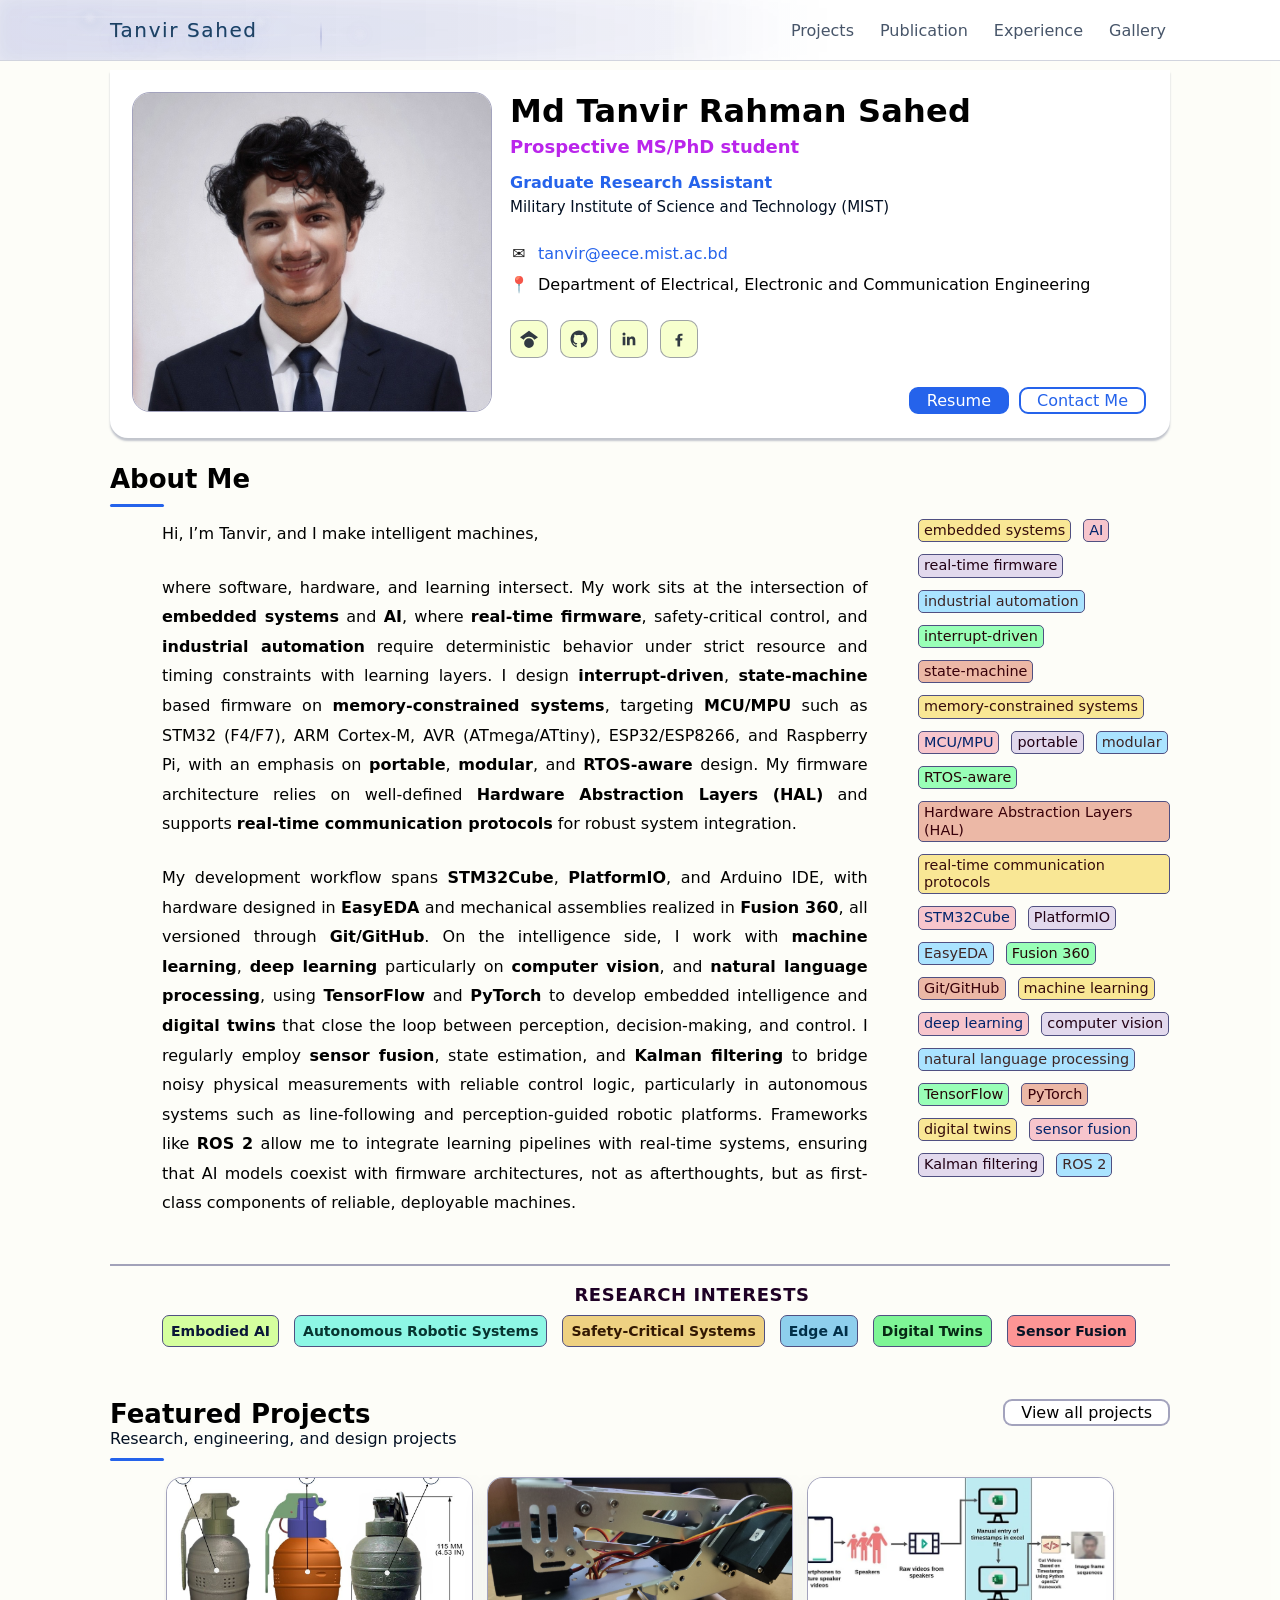
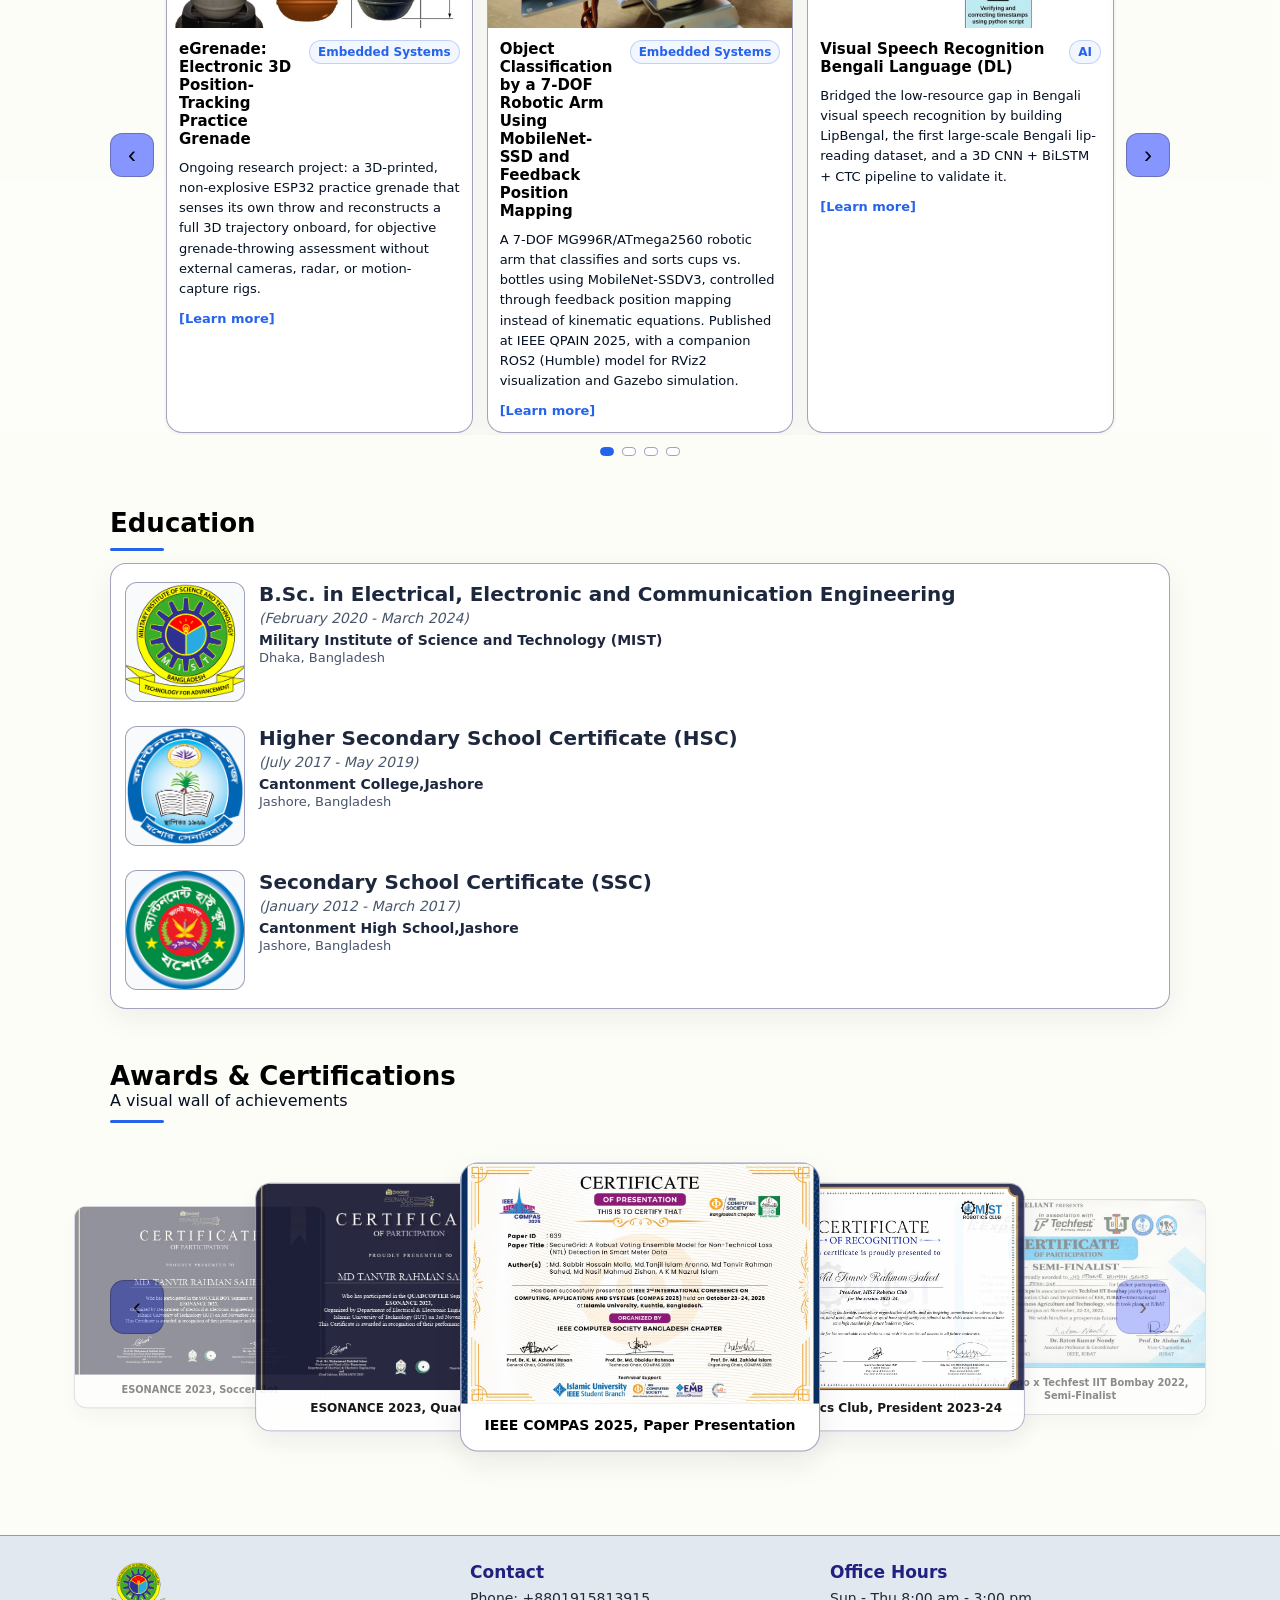
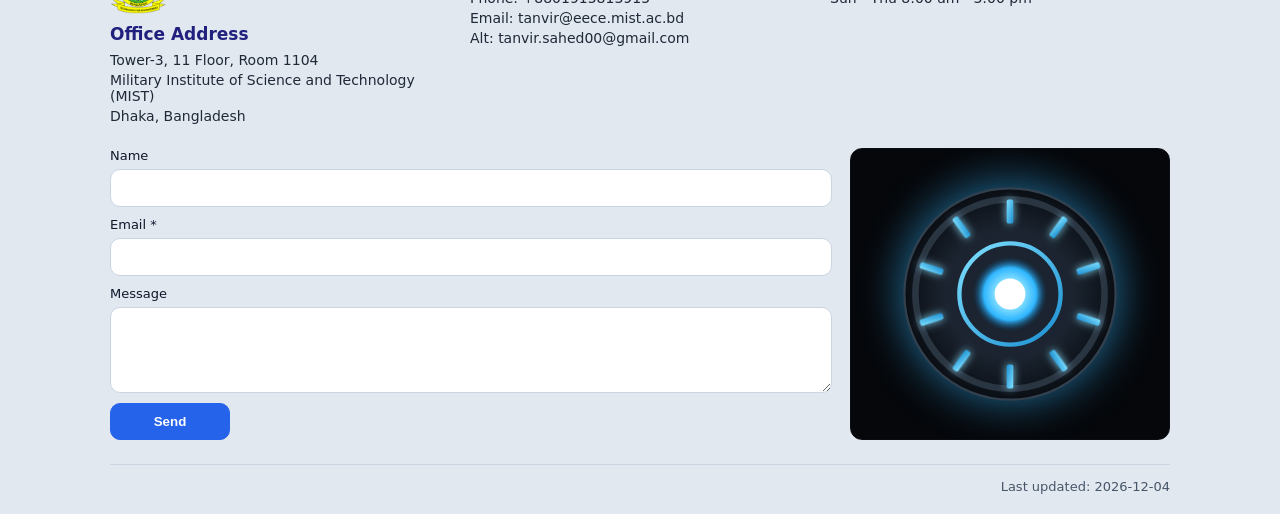
<file: docs/index.html>
<!doctype html>
<html lang="en">
<head>
  <meta charset="utf-8" />
  <meta name="viewport" content="width=device-width, initial-scale=1" />
  <meta name="google-site-verification" content="0H3QkGzZ6ZYOLQ6S1P4EODVAWgfYTtHIxZfjtrZwwYw" />
  <meta http-equiv="refresh" content="0; url=pages/home/home.html" />
  <title>Md Tanvir Rahman Sahed | Embedded Systems, Robotics and AI Researcher</title>
  <meta name="description" content="Personal website of Md Tanvir Rahman Sahed (Tanvir Sahed), Graduate Research Assistant at MIST, Dhaka. Embedded systems, robotics and AI." />
  <link rel="canonical" href="https://tanvirsahed.github.io/Portfolio/pages/home/home.html" />
  <link rel="icon" href="favicon.svg" type="image/svg+xml" />
  <script>
    window.location.replace("pages/home/home.html");
  </script>
</head>
<body>
  <p>Redirecting to <a href="pages/home/home.html">Md Tanvir Rahman Sahed's home page</a>...</p>
</body>
</html>
</file>
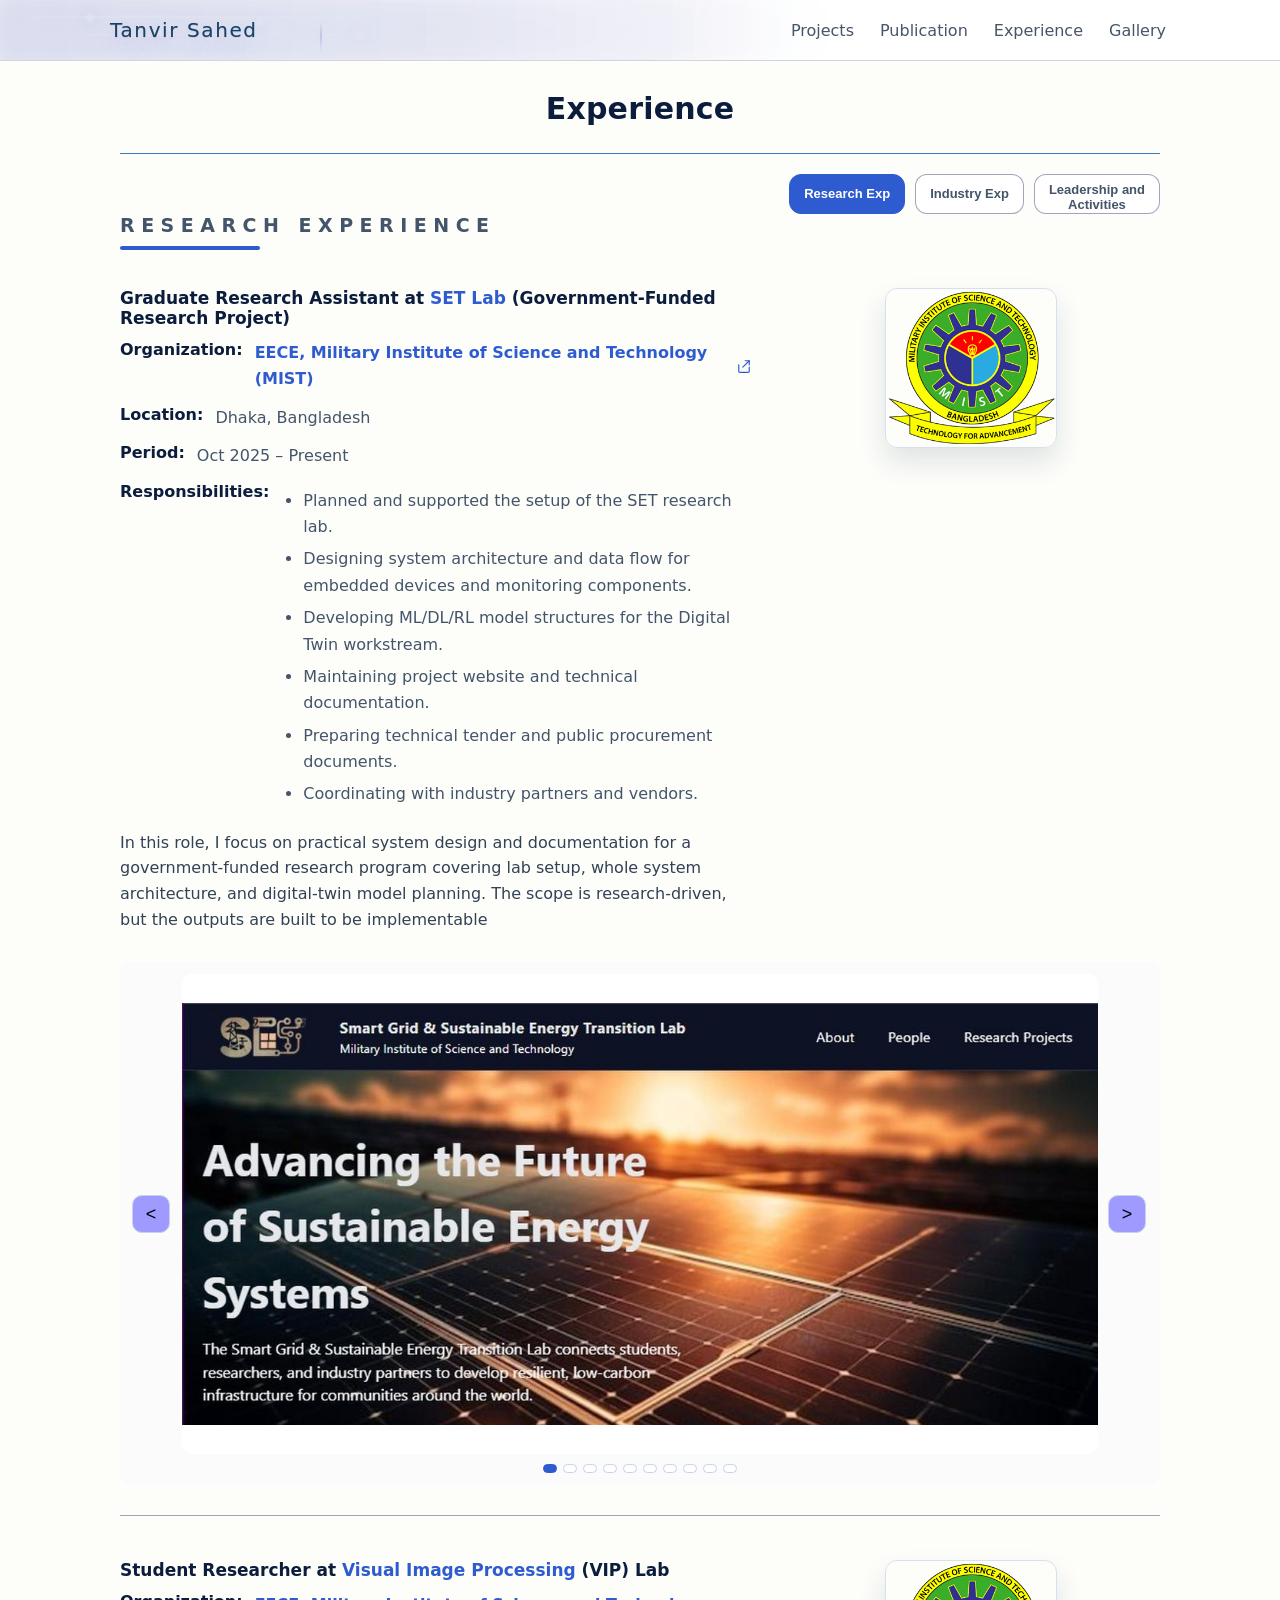
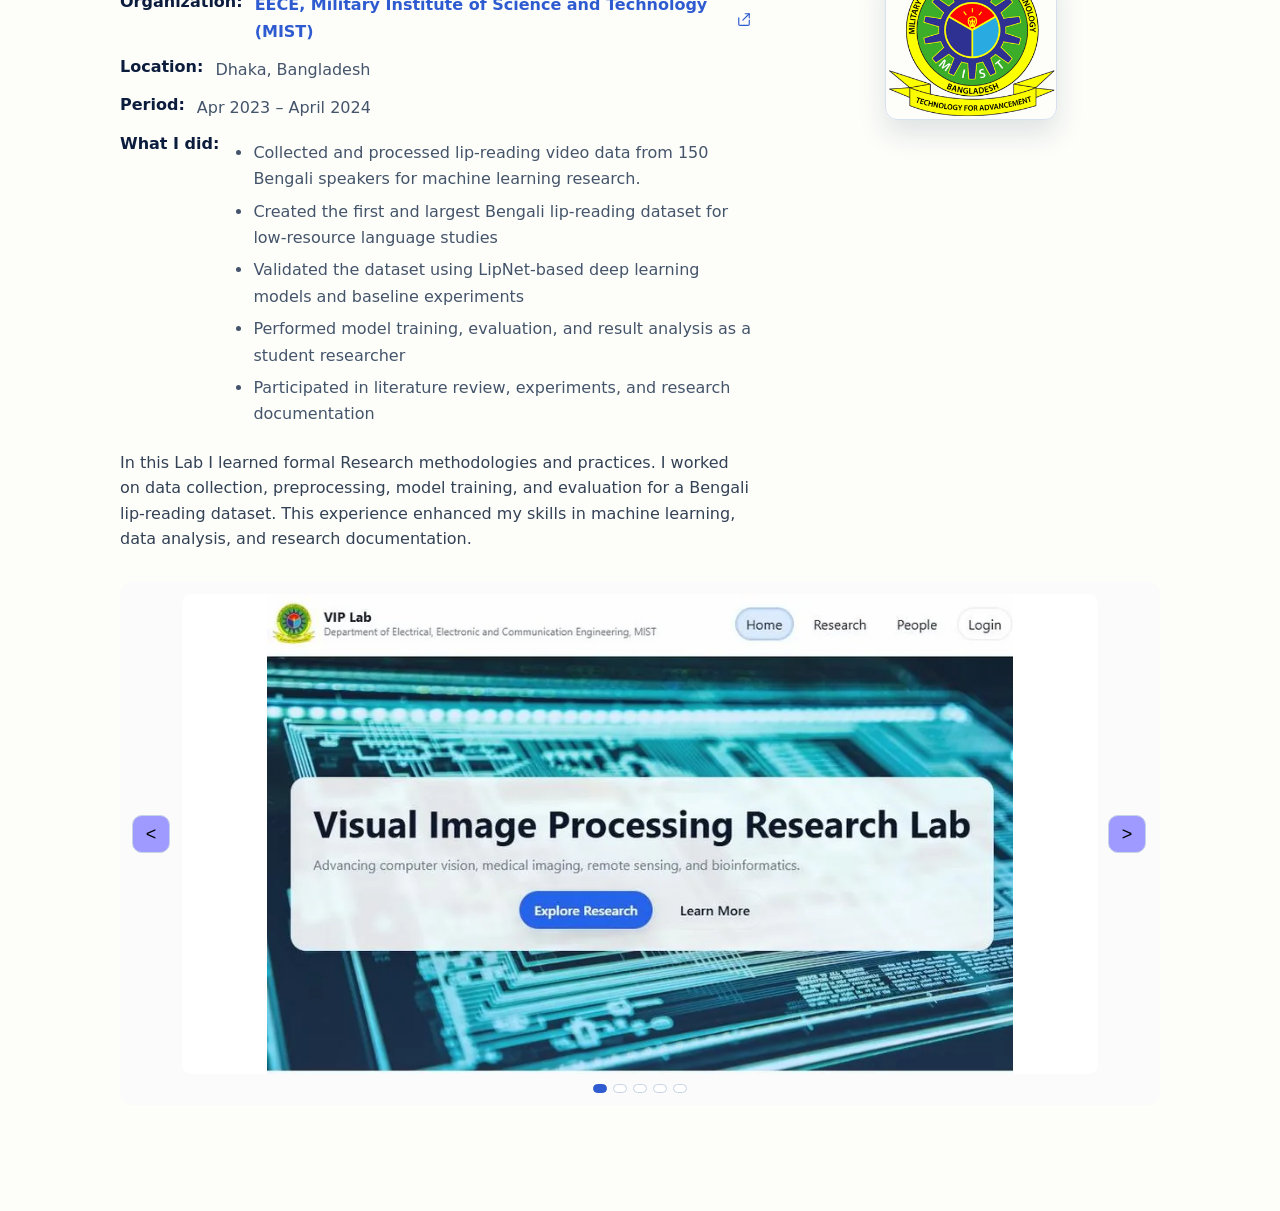
<file: docs/pages/experience/experience.html>
<!doctype html>
<html lang="en">
<head>
  <meta charset="utf-8" />
  <meta name="viewport" content="width=device-width, initial-scale=1" />
  <title>Experience | Md Tanvir Rahman Sahed</title>
  <meta name="description" content="Research, industry and leadership experience of Md Tanvir Rahman Sahed, Graduate Research Assistant at MIST and former President of the MIST Robotics Club." />
  <meta name="author" content="Md Tanvir Rahman Sahed" />
  <link rel="canonical" href="https://tanvirsahed.github.io/Portfolio/pages/experience/experience.html" />
  <link rel="icon" href="../../favicon.svg" type="image/svg+xml" />
  <meta property="og:type" content="website" />
  <meta property="og:site_name" content="Tanvir Sahed" />
  <meta property="og:title" content="Experience | Md Tanvir Rahman Sahed" />
  <meta property="og:description" content="Research, industry and leadership experience of Md Tanvir Rahman Sahed." />
  <meta property="og:url" content="https://tanvirsahed.github.io/Portfolio/pages/experience/experience.html" />
  <meta property="og:image" content="https://tanvirsahed.github.io/Portfolio/pages/home/assets/images/photos/self.jpg" />
  <link rel="stylesheet" href="experience.css" />
  <link rel="stylesheet" href="../../index.css" />
</head>
<body>
  <header class="site-header skin-experience" data-common-nav>
    <div class="nav-wrap">
      <a class="site-name" id="nav-name-left" href="../home/home.html">Tanvir Sahed</a>
      <nav class="nav" id="nav-items"></nav>
    </div>
  </header>

  <main class="page">
    <header class="page-head">
      <h1 id="page-title">Experience</h1>
      <p id="page-subtitle"></p>
    </header>

    <div class="exp-tabs-shell" id="exp-tabs-shell">
      <div class="exp-tabs" id="exp-tabs" role="tablist"></div>
    </div>
    <section class="exp-list" id="exp-list"></section>
  </main>

  <script src="../../index.js" defer data-nav-json="../../index.json"></script>
  <script src="experience.js" defer></script>
</body>
</html>
</file>
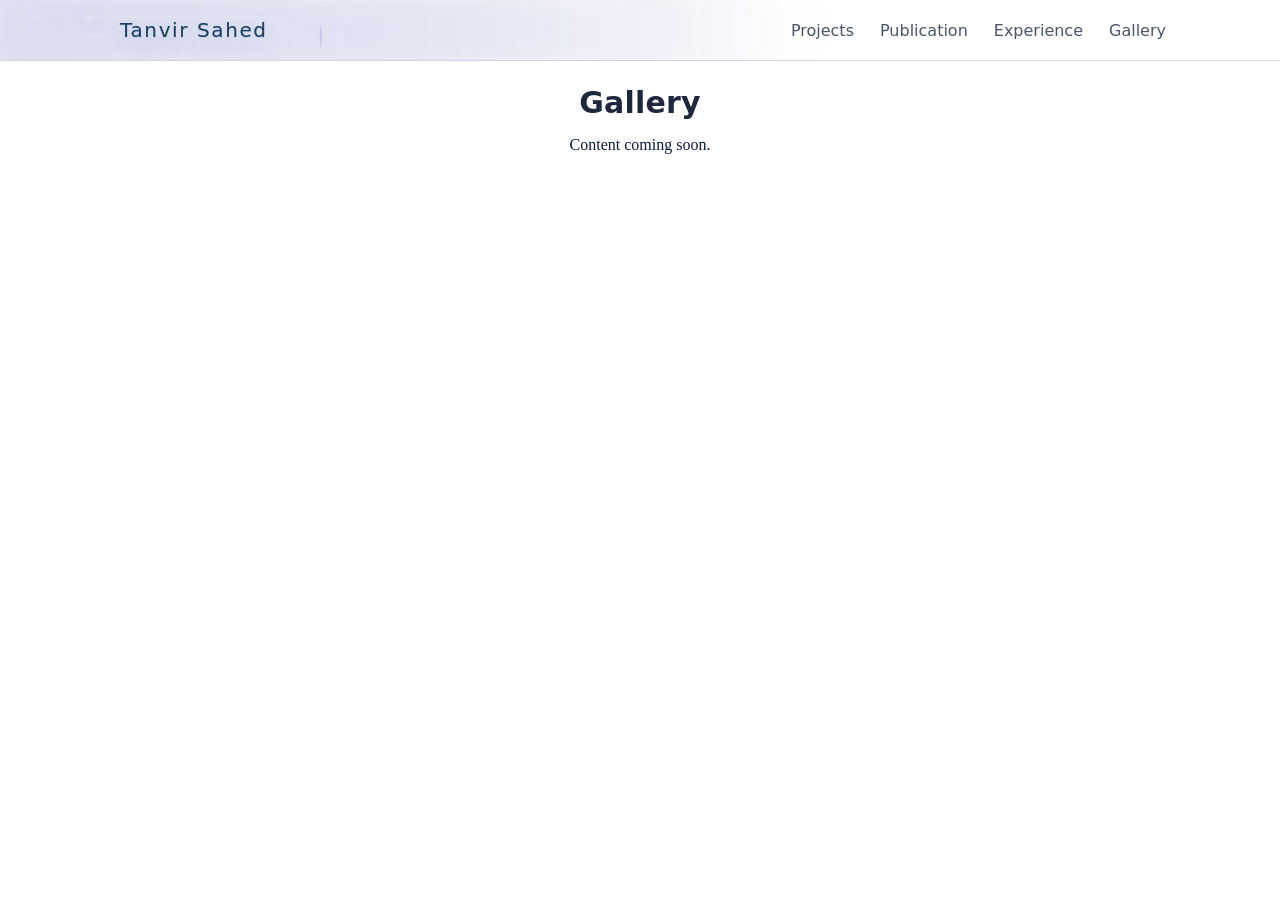
<file: docs/pages/gallery/gallery.html>
<!doctype html>
<html lang="en">
<head>
  <meta charset="utf-8" />
  <meta name="viewport" content="width=device-width, initial-scale=1" />
  <title>Gallery | Md Tanvir Rahman Sahed</title>
  <meta name="description" content="Photo gallery of Md Tanvir Rahman Sahed." />
  <link rel="canonical" href="https://tanvirsahed.github.io/Portfolio/pages/gallery/gallery.html" />
  <link rel="icon" href="../../favicon.svg" type="image/svg+xml" />
  <link rel="stylesheet" href="gallery.css" />
  <link rel="stylesheet" href="../../index.css" />
</head>
<body>
  <header class="site-header skin-gallery" data-common-nav>
    <div class="nav-wrap">
      <a class="site-name" id="nav-name-left" href="../home/home.html">Tanvir Sahed</a>
      <nav class="nav" id="nav-items"></nav>
    </div>
  </header>

  <main class="page">
    <h1 id="page-title">Gallery</h1>
    <p id="page-note">Content coming soon.</p>
  </main>

  <script src="../../index.js" defer data-nav-json="../../index.json"></script>
  <script src="gallery.js" defer></script>
</body>
</html>
</file>
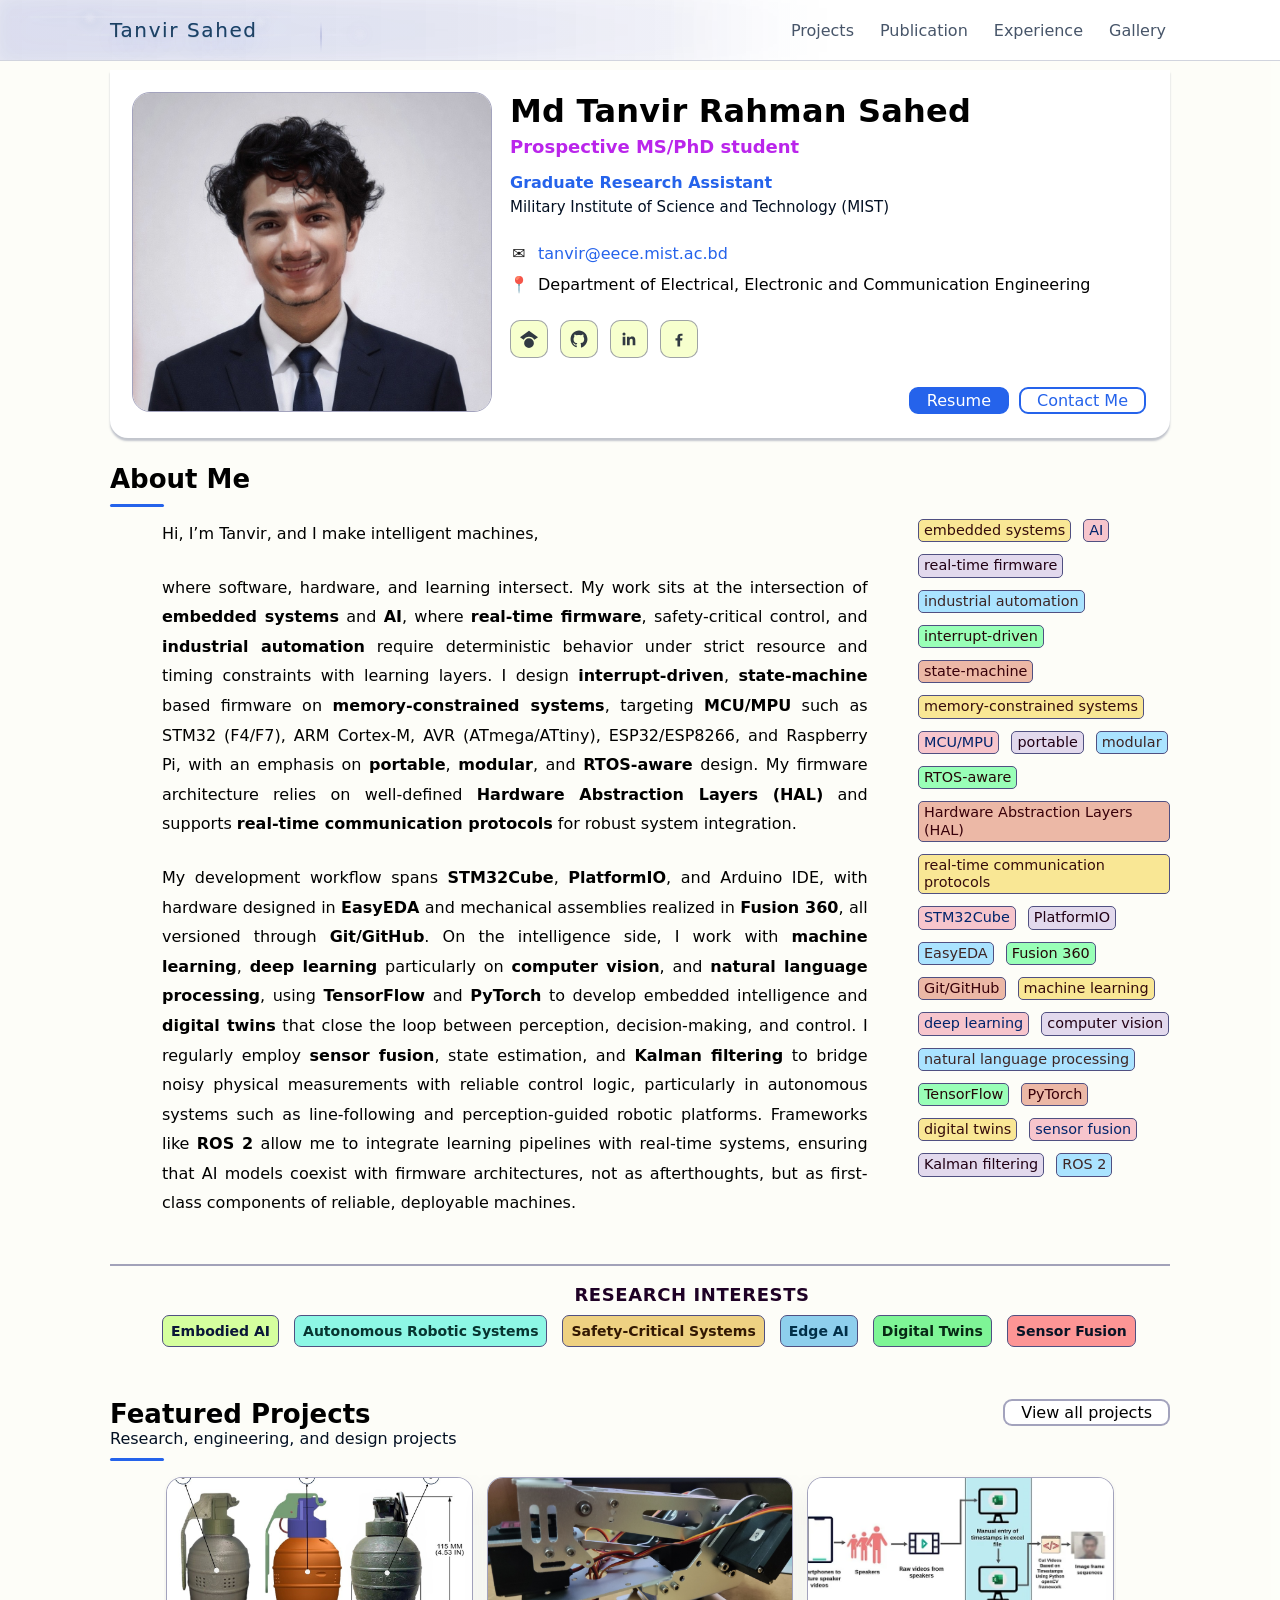
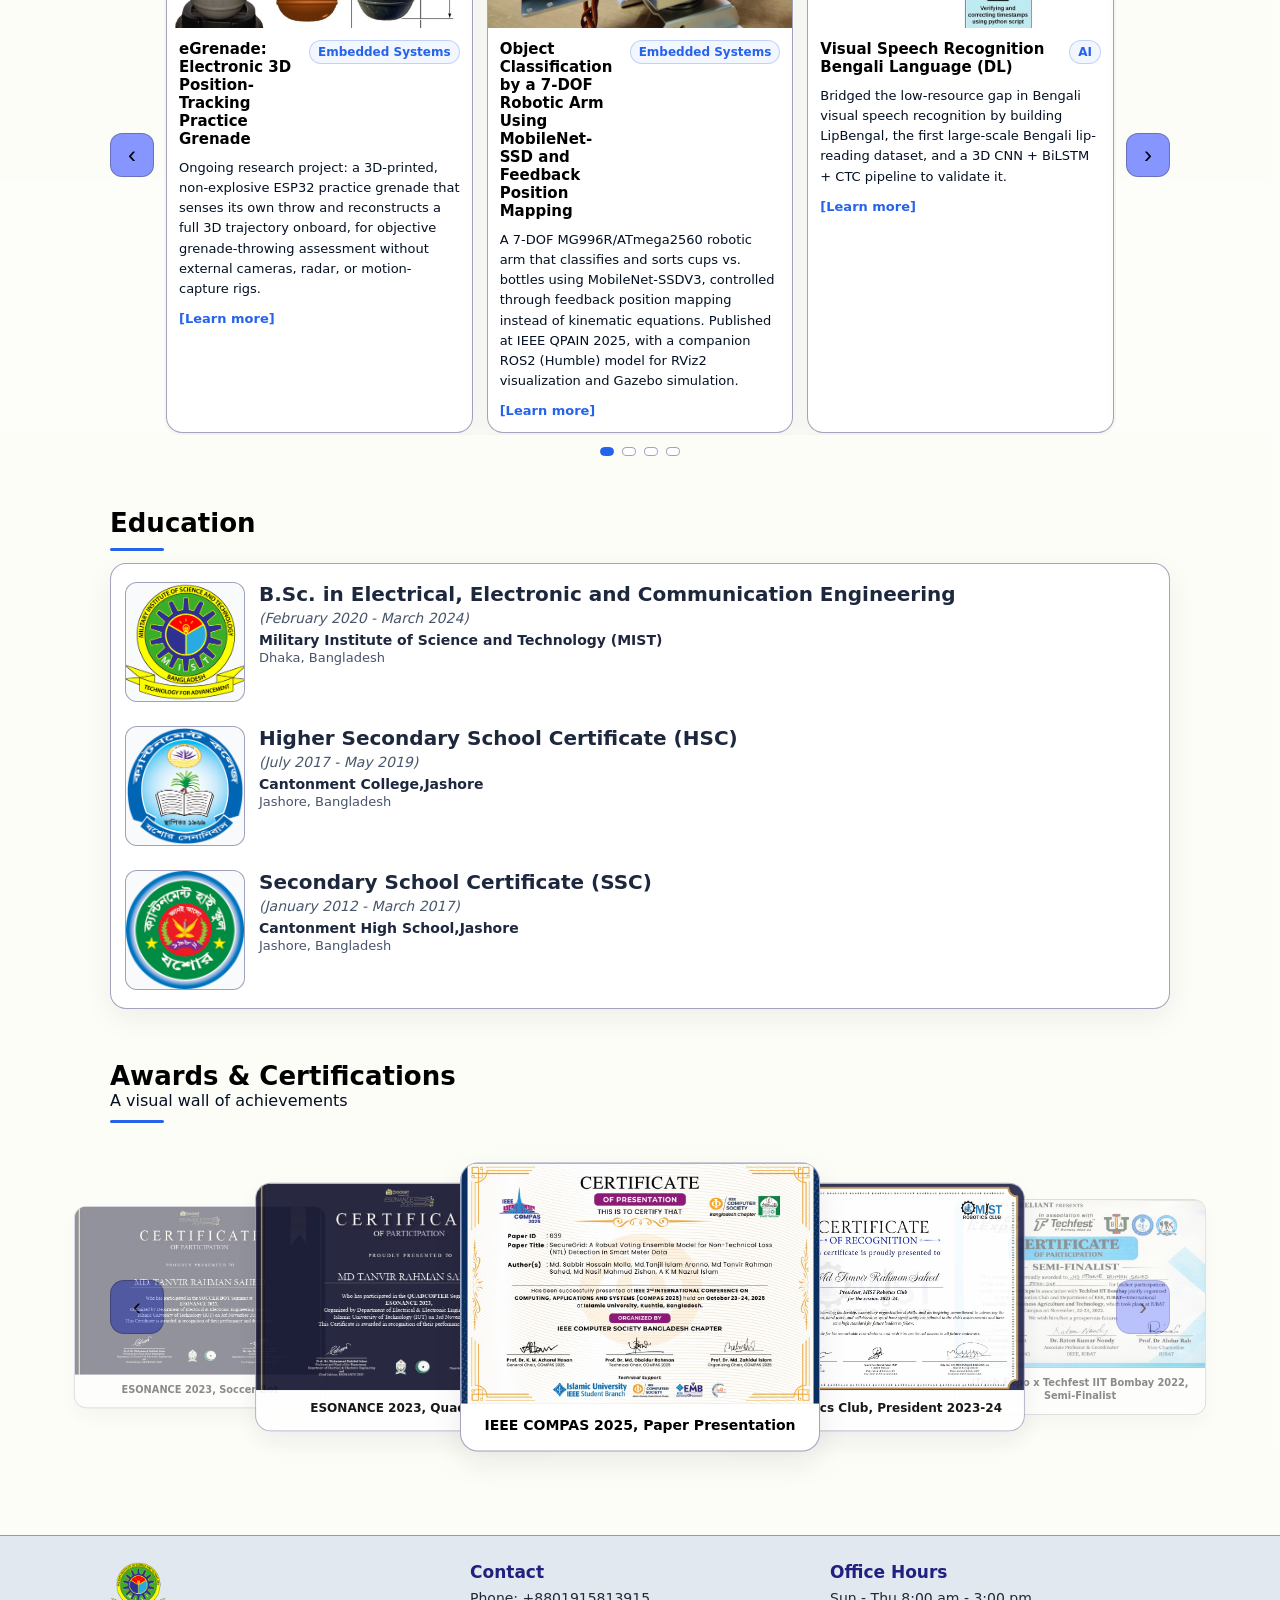
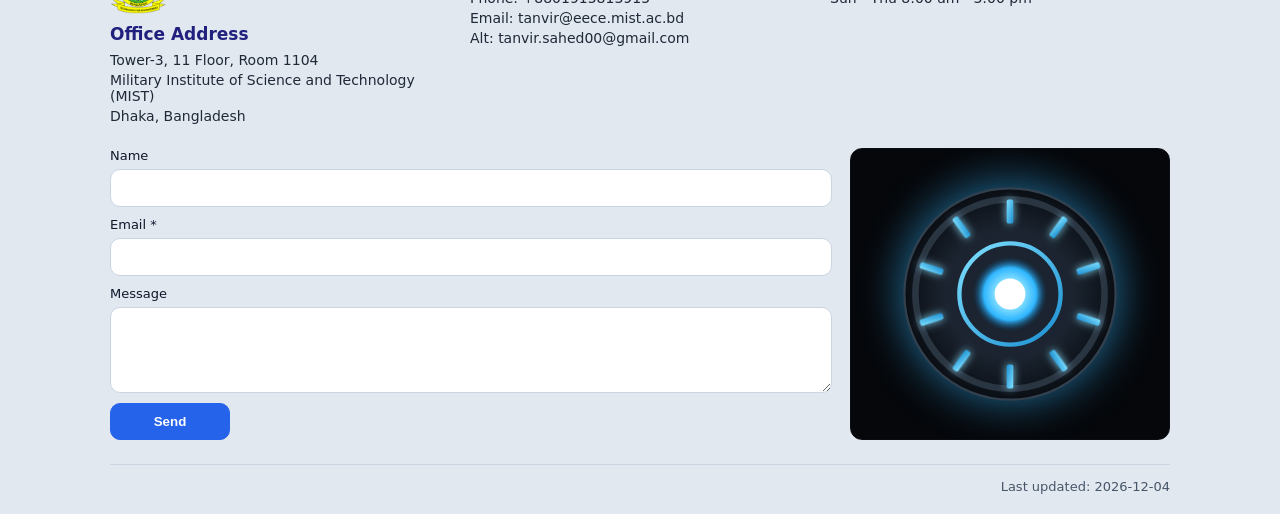
<file: docs/pages/home/home.html>
<!doctype html>
<html lang="en">
<head>
  <meta charset="utf-8" />
  <meta name="viewport" content="width=device-width, initial-scale=1" />
  <title>Md Tanvir Rahman Sahed | Embedded Systems, Robotics and AI Researcher</title>
  <meta name="description" content="Md Tanvir Rahman Sahed (Tanvir Sahed), Graduate Research Assistant at the Military Institute of Science and Technology (MIST), Dhaka. Research in embedded systems, robotics, embodied AI and edge AI." />
  <meta name="author" content="Md Tanvir Rahman Sahed" />
  <meta name="robots" content="index, follow" />
  <meta name="google-site-verification" content="0H3QkGzZ6ZYOLQ6S1P4EODVAWgfYTtHIxZfjtrZwwYw" />
  <link rel="canonical" href="https://tanvirsahed.github.io/Portfolio/pages/home/home.html" />
  <link rel="icon" href="../../favicon.svg" type="image/svg+xml" />

  <meta property="og:type" content="profile" />
  <meta property="og:site_name" content="Tanvir Sahed" />
  <meta property="og:title" content="Md Tanvir Rahman Sahed | Embedded Systems, Robotics and AI Researcher" />
  <meta property="og:description" content="Graduate Research Assistant at MIST, Dhaka. Embedded systems, robotics, embodied AI and edge AI." />
  <meta property="og:url" content="https://tanvirsahed.github.io/Portfolio/pages/home/home.html" />
  <meta property="og:image" content="https://tanvirsahed.github.io/Portfolio/pages/home/assets/images/photos/self.jpg" />
  <meta property="profile:first_name" content="Md Tanvir Rahman" />
  <meta property="profile:last_name" content="Sahed" />
  <meta name="twitter:card" content="summary" />

  <link rel="me" href="https://orcid.org/0009-0003-3108-7655" />
  <link rel="me" href="https://scholar.google.com/citations?user=DOUfU_EAAAAJ" />
  <link rel="me" href="https://github.com/TanvirSahed" />
  <link rel="me" href="https://www.linkedin.com/in/tanvir-sahed-b68759275" />

  <script type="application/ld+json">
  {
    "@context": "https://schema.org",
    "@type": "ProfilePage",
    "url": "https://tanvirsahed.github.io/Portfolio/pages/home/home.html",
    "mainEntity": {
      "@type": "Person",
      "@id": "https://tanvirsahed.github.io/Portfolio/#person",
      "name": "Md Tanvir Rahman Sahed",
      "alternateName": ["Tanvir Sahed", "Md. Tanvir Rahman Sahed", "M. T. R. Sahed", "Tanvir Rahman"],
      "givenName": "Md Tanvir Rahman",
      "familyName": "Sahed",
      "url": "https://tanvirsahed.github.io/Portfolio/",
      "image": "https://tanvirsahed.github.io/Portfolio/pages/home/assets/images/photos/self.jpg",
      "email": "mailto:tanvir@eece.mist.ac.bd",
      "jobTitle": "Graduate Research Assistant",
      "worksFor": {
        "@type": "CollegeOrUniversity",
        "name": "Military Institute of Science and Technology (MIST)",
        "url": "https://mist.ac.bd"
      },
      "alumniOf": {
        "@type": "CollegeOrUniversity",
        "name": "Military Institute of Science and Technology (MIST)"
      },
      "identifier": {
        "@type": "PropertyValue",
        "propertyID": "ORCID",
        "value": "0009-0003-3108-7655"
      },
      "knowsAbout": [
        "Embedded Systems", "Robotics", "Embodied AI", "Autonomous Robotic Systems",
        "Safety-Critical Systems", "Edge AI", "Digital Twins", "Sensor Fusion",
        "Machine Learning", "Computer Vision", "ROS 2", "STM32"
      ],
      "sameAs": [
        "https://orcid.org/0009-0003-3108-7655",
        "https://scholar.google.com/citations?user=DOUfU_EAAAAJ",
        "https://github.com/TanvirSahed",
        "https://www.linkedin.com/in/tanvir-sahed-b68759275",
        "https://facebook.com/me.unique1"
      ]
    }
  }
  </script>

  <link rel="stylesheet" href="../../index.css" />
  <link rel="stylesheet" href="home.css" />
</head>
<body>
  <header class="site-header skin-home" data-common-nav>
      <div class="nav-wrap">
      <!-- Name on left like reference (not a tab) -->
      <a class="site-name" href="../home/home.html" id="nav-name-left">Tanvir Sahed</a>

      <!-- Tabs on right -->
      <nav class="nav" id="nav-items"></nav>
    </div>
  </header>

  <main class="container">
    <!-- HERO -->
    <section class="hero-card" id="hero">
      <div class="hero-photo">
        <img id="hero-photo" alt="Profile photo" />
      </div>

      <div class="hero-info">
        <h1 class="hero-name" id="hero-name">Md Tanvir Rahman Sahed</h1>
        <div class="hero-status" id="hero-status"></div>
        <div class="hero-role" id="hero-role"></div>
        <div class="hero-uni" id="hero-uni"></div>

        <div class="hero-line hero-mail">
          <span class="icon">✉</span>
          <a id="hero-email" class="link" href="#"></a>
        </div>

        <div class="hero-line" id="hero-dept-line">
          <span class="icon">📍</span>
          <span id="hero-dept"></span>
        </div>

        <div class="hero-icons" id="hero-icons"></div>
      </div>

      <div class="hero-actions">
        <a class="btn btn-ghost" id="about-resume" href="assets/resume/CV_MdTanvirRahmanSahed.pdf" target="_blank" rel="noreferrer">Resume</a>
        <a class="btn" id="about-contact" href="#contact-footer">Contact Me</a>
      </div>
    </section>

    <!-- ABOUT -->
    <section class="section about-section">
      <div class="section-head row-between">
        <div>
          <h2 class="section-title" id="about-title"></h2>
          <div class="section-underline"></div>
        </div>
      </div>

      <div class="about-grid">
        <div class="about-text" id="about-summary"></div>
        <div class="about-keywords" id="about-keywords"></div>
      </div>

      <div class="about-divider" aria-hidden="true"></div>
      <div class="about-badges" id="about-badges"></div>
    </section>

    <!-- FEATURED PROJECTS CAROUSEL (3 visible, move 1 per click) -->
    <section class="section">
      <div class="section-head row-between">
        <div>
          <h2 class="section-title" id="fp-title"></h2>
          <div class="muted" id="fp-subtitle"></div>
          <div class="section-underline"></div>
        </div>

        <a class="btn btn-ghost" id="fp-viewall" href="#">View all</a>
      </div>

      <div class="carousel">
        <button class="car-btn" id="car-prev" aria-label="Previous">‹</button>

        <div class="car-viewport" id="car-viewport">
          <div class="car-track" id="car-track"></div>
        </div>

        <button class="car-btn" id="car-next" aria-label="Next">›</button>
      </div>

      <div class="car-dots" id="car-dots"></div>
    </section>

    <!-- EDUCATION -->
    <section class="section">
      <div class="section-head">
        <h2 class="section-title" id="edu-title"></h2>
        <div class="muted" id="edu-subtitle"></div>
        <div class="section-underline"></div>
      </div>

      <div class="edu-list" id="edu-list"></div>
    </section>

    <!-- AWARDS WALL -->
    <section class="section">
      <div class="section-head">
        <h2 class="section-title" id="aw-title"></h2>
        <div class="muted" id="aw-subtitle"></div>
        <div class="section-underline"></div>
      </div>

      <div class="award-carousel">
        <button class="award-btn" id="aw-prev" aria-label="Previous">‹</button>
        <div class="award-viewport">
          <div class="award-track" id="award-track"></div>
        </div>
        <button class="award-btn" id="aw-next" aria-label="Next">›</button>
      </div>
    </section>

    <!-- CODING (placeholder for later) -->
    <section class="section" id="coding-section" style="display:none;">
      <div class="section-head">
        <h2 class="section-title" id="coding-title"></h2>
        <div class="section-underline"></div>
      </div>
      <p class="muted" id="coding-note"></p>
    </section>
  </main>

  <footer class="site-footer" id="contact-footer">
    <div class="container footer-body">
      <div class="foot-top">
        <div class="foot-col">
          <img class="foot-logo" id="foot-logo" alt="MIST logo" />
          <h3 class="foot-head">Office Address</h3>
          <div class="foot-lines" id="foot-address"></div>
        </div>
        <div class="foot-col">
          <h3 class="foot-head">Contact</h3>
          <div class="foot-lines" id="foot-contact"></div>
        </div>
        <div class="foot-col">
          <h3 class="foot-head">Office Hours</h3>
          <div class="foot-lines" id="foot-hours"></div>
        </div>
      </div>

      <div class="foot-mid">
        <form class="foot-form" id="foot-form">
          <label>
            <span>Name</span>
            <input type="text" id="foot-name" name="name" autocomplete="name" />
          </label>
          <label>
            <span>Email *</span>
            <input type="email" id="foot-email" name="email" autocomplete="email" required />
          </label>
          <label>
            <span>Message</span>
            <textarea id="foot-message" name="message" rows="4"></textarea>
          </label>
          <button type="submit" id="foot-send">Send</button>
        </form>
        <div class="foot-map" id="foot-map"></div>
      </div>

      <div class="foot-bottom">
        <div>
          <h3 id="foot-title"></h3>
          <p id="foot-desc"></p>
        </div>
        <span id="last-updated"></span>
      </div>
    </div>
  </footer>

  <script src="../../index.js" defer data-nav-json="../../index.json"></script>
  <script src="home.js" defer></script>
</body>
</html>
</file>
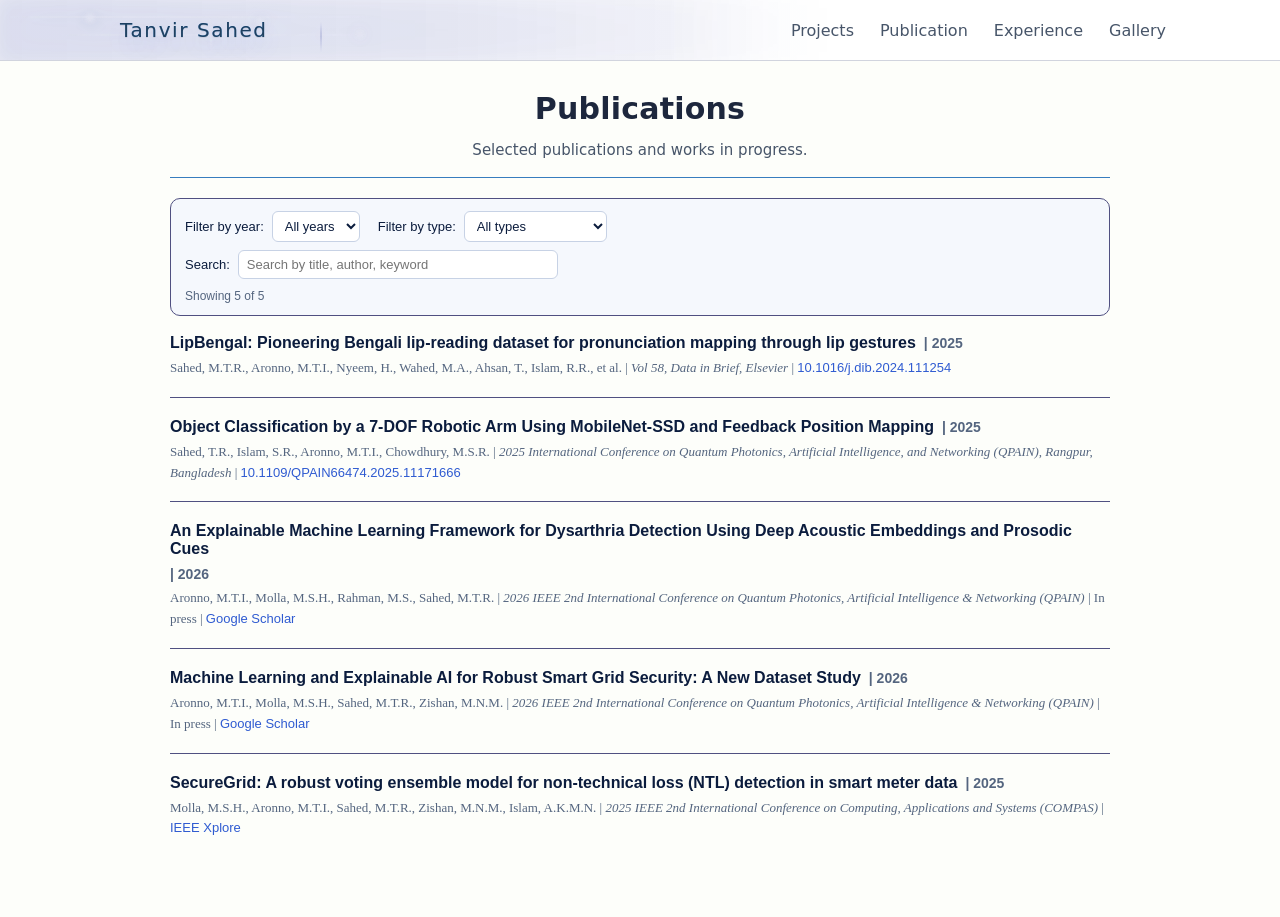
<file: docs/pages/publication/publication.html>
<!doctype html>
<html lang="en">
<head>
  <meta charset="utf-8" />
  <meta name="viewport" content="width=device-width, initial-scale=1" />
  <title>Publications | Md Tanvir Rahman Sahed</title>
  <meta name="description" content="Publications by Md Tanvir Rahman Sahed, including LipBengal (Data in Brief, Elsevier), 7-DOF robotic arm object classification (IEEE QPAIN) and SecureGrid NTL detection (IEEE COMPAS)." />
  <meta name="author" content="Md Tanvir Rahman Sahed" />
  <link rel="canonical" href="https://tanvirsahed.github.io/Portfolio/pages/publication/publication.html" />
  <link rel="icon" href="../../favicon.svg" type="image/svg+xml" />
  <meta property="og:type" content="website" />
  <meta property="og:site_name" content="Tanvir Sahed" />
  <meta property="og:title" content="Publications | Md Tanvir Rahman Sahed" />
  <meta property="og:description" content="Journal articles and conference papers by Md Tanvir Rahman Sahed." />
  <meta property="og:url" content="https://tanvirsahed.github.io/Portfolio/pages/publication/publication.html" />
  <meta property="og:image" content="https://tanvirsahed.github.io/Portfolio/pages/home/assets/images/photos/self.jpg" />
  <link rel="me" href="https://orcid.org/0009-0003-3108-7655" />
  <link rel="me" href="https://scholar.google.com/citations?user=DOUfU_EAAAAJ" />
  <link rel="stylesheet" href="publication.css" />
  <link rel="stylesheet" href="../../index.css" />
</head>
<body>
  <header class="site-header skin-publication" data-common-nav>
    <div class="nav-wrap">
      <a class="site-name" id="nav-name-left" href="../home/home.html">Tanvir Sahed</a>
      <nav class="nav" id="nav-items"></nav>
    </div>
  </header>

  <main class="page">
    <header class="page-head">
      <h1 id="page-title">Publications</h1>
      <p class="page-subtitle" id="page-subtitle"></p>
    </header>

    <section class="filters" id="filter-controls">
      <div class="filter-row">
        <label class="filter" id="filter-year-wrap">
          <span id="label-year">Filter by year:</span>
          <select id="filter-year"></select>
        </label>
        <label class="filter" id="filter-type-wrap">
          <span id="label-type">Filter by type:</span>
          <select id="filter-type"></select>
        </label>
      </div>
      <div class="filter-row search-row" id="search-wrap">
        <label class="filter search">
          <span id="label-search">Search:</span>
          <input type="search" id="filter-search" />
        </label>
      </div>
      <div class="filter-meta" id="filter-meta"></div>
    </section>

    <section class="pub-list" id="pub-list"></section>
  </main>

  <script src="../../index.js" defer data-nav-json="../../index.json"></script>
  <script src="publication.js" defer></script>
</body>
</html>
</file>
<file: docs/pages/experience/experience.css>
:root {
  --bg: #fdfef894;
  --text: #090b0f;
  --muted: #475569;
  --accent: #2563eb;
  --line: #50508186;
  --soft: #fbfbfb;
  --font: system-ui, -apple-system, Segoe UI, Roboto, Helvetica;

  --container: 1060px;
  --section-gap: 30px;

  --image-radius: 12px;
  --image-border: 1px solid #d6e0ef;

  /* Tabs frame (behind Research/Industry/Leadership buttons) */
  --exp-tabs-frame-bg: #ffffff;
  --exp-tabs-frame-border: 1px solid var(--line);
  --exp-tabs-frame-shadow: 0 18px 55px rgba(12, 31, 64, 0.08);
  --exp-tabs-frame-radius: 18px;
  --exp-tabs-frame-padding: 18px;
  --exp-tabs-frame-margin-bottom: 24px;

  /* Group underline (under "RESEARCH EXP", etc.) */
  --exp-group-underline-display: block;
  --exp-group-underline-color: var(--accent);
  --exp-group-underline-thickness: 3px;
  --exp-group-underline-length: 140px;
  --exp-group-underline-radius: 999px;
  --exp-group-underline-gap: 10px;
  --exp-group-underline-ml: 0;
  --exp-group-underline-mr: auto;

  /* Tab buttons (Research/Industry/Leadership) */
  --exp-tab-btn-width: auto;
  --exp-tab-btn-height: auto;
  --exp-tab-btn-radius: 999px;
  --exp-tab-btn-active-bg: var(--accent);
  --exp-tab-btn-active-text: #ffffff;
}

* { box-sizing: border-box; }

body {
  margin: 0;
  font-family: var(--font);
  background: var(--bg);
  color: var(--text);
}
/* 
.nav-wrap {
  display: flex;
  align-items: center;
  justify-content: space-between;
  padding: 14px 0;
  width: min(var(--container), 92vw);
  margin: 0 auto;
}

.site-name {
  font-weight: 800;
  font-size: 22px;
  padding: 6px 10px;
  border-radius: 12px;
  color: var(--text);
  text-decoration: none;
}

.nav {
  display: flex;
  gap: 18px;
  align-items: center;
  flex-wrap: wrap;
  justify-content: flex-end;
}

.nav a {
  color: var(--muted);
  padding: 6px 4px;
  position: relative;
  text-decoration: none;
}

.nav a::after {
  content: "";
  position: absolute;
  left: 4px;
  right: 4px;
  bottom: -7px;
  height: 2px;
  background: var(--accent);
  transform: scaleX(0);
  transform-origin: left;
  transition: transform 0.22s ease;
}

.nav a:hover::after {
  transform: scaleX(1);
} */
.site-name {
  text-decoration: none;
}
.page {
  width: min(var(--container), 92vw);
  margin: 0 auto;
  padding: 10px 0 76px;
}

.page-head {
  text-align: center;
  margin: 14px 0 30px;
}

#page-title {
  margin: 0;
  font-size: 30px;
  font-weight: 800;
  letter-spacing: 0.2px;
}

#page-subtitle {
  margin: 10px auto 0;
  color: var(--muted);
  font-size: 15px;
  max-width: 760px;
}

.exp-tabs {
  display: flex;
  flex-wrap: wrap;
  gap: 10px;
  margin: 0;
  justify-content: flex-end;
}

/* .exp-tabs-shell {
  background: var(--exp-tabs-frame-bg);
  border: var(--exp-tabs-frame-border);
  box-shadow: var(--exp-tabs-frame-shadow);
  border-radius: var(--exp-tabs-frame-radius);
  padding: var(--exp-tabs-frame-padding);
  margin: 0 0 var(--exp-tabs-frame-margin-bottom);
} */

.tab-btn {
  border: 1px solid var(--line);
  background: #ffffff;
  color: var(--muted);
  width: var(--exp-tab-btn-width);
  height: var(--exp-tab-btn-height);
  padding: 8px 14px;
  border-radius: var(--exp-tab-btn-radius);
  font-size: 13px;
  font-weight: 800;
  line-height: 1.15;
  white-space: pre-line;
  text-align: center;
  cursor: pointer;
  transition: border-color 0.2s ease, color 0.2s ease;
}

.tab-btn:hover {
  border-color: #cbd5e1;
  color: var(--text);
}

.tab-btn.is-active {
  background: var(--exp-tab-btn-active-bg);
  border-color: var(--exp-tab-btn-active-bg);
  color: var(--exp-tab-btn-active-text);
}

.exp-list {
  display: flex;
  flex-direction: column;
  gap: 34px;
}

.exp-group {
  display: none;
  scroll-margin-top: 120px; /* keep title visible below sticky nav */
}

.exp-group.is-active {
  display: block;
}

.exp-group-head {
  margin: 0 0 16px;
}

.exp-group-title {
  margin: 0;
  font-family: var(--font-ui, var(--font));
  font-size: 19px;
  font-weight: 700;
  text-transform: uppercase;
  letter-spacing: 6.5px;
  color: var(--muted);
}

.exp-group-rule {
  display: var(--exp-group-underline-display);
  width: var(--exp-group-underline-length);
  height: var(--exp-group-underline-thickness);
  background: var(--exp-group-underline-color);
  border-radius: var(--exp-group-underline-radius);
  margin-top: var(--exp-group-underline-gap);
  margin-left: var(--exp-group-underline-ml);
  margin-right: var(--exp-group-underline-mr);
}

.exp-group-list {
  display: flex;
  flex-direction: column;
  gap: 22px;
}

.exp-section {
  padding: 22px 0 30px;
  border-bottom: 1px solid var(--line);
}

.exp-section:last-child {
  border-bottom: none;
}

.exp-row {
  display: grid;
  grid-template-columns: minmax(0, 1.25fr) minmax(0, 0.75fr);
  grid-template-areas: "text media";
  gap: var(--section-gap);
  align-items: start;
}

.exp-section.image-left .exp-row {
  grid-template-columns: minmax(0, 0.75fr) minmax(0, 1.25fr);
  grid-template-areas: "media text";
}

.exp-text { grid-area: text; }
.exp-media {
  grid-area: media;
  display: flex;
  flex-direction: column;
  gap: 16px;
}

.exp-title {
  margin: 0 0 12px;
  font-size: 17px;
  font-weight: 800;
  color: var(--text);
}

.exp-meta {
  display: grid;
  gap: 12px;
  margin-bottom: 16px;
  color: var(--muted);
  font-size: 14px;
}

.meta-row {
  display: grid;
  grid-template-columns: max-content 1fr;
  gap: 12px;
}

.meta-label {
  color: var(--text);
  font-weight: 800;
  font-size: 14px;
}

.meta-value {
  margin: 0;
}

.meta-link {
  display: inline-flex;
  align-items: center;
  gap: 6px;
  color: var(--accent);
  text-decoration: none;
  font-size: inherit;
  font-family: inherit;
  font-weight: 600;
}

.meta-link:hover {
  text-decoration: underline;
}

.meta-link-icon {
  width: 14px;
  height: 14px;
  flex: 0 0 auto;
}

.meta-inline-link {
  color: var(--accent);
  text-decoration: none;
  font-weight: 600;
}

.exp-title .meta-inline-link {
  font-weight: inherit;
}

.meta-inline-link:hover {
  text-decoration: underline;
}

.meta-inline-link:focus-visible {
  outline: 2px solid rgba(47, 91, 209, 0.35);
  outline-offset: 2px;
  border-radius: 6px;
}

.meta-value ul,
.meta-value ol {
  margin: 0;
  padding-left: 22px;
}

.meta-value li {
  margin: 6px 0;
}

.exp-desc {
  color: #334155;
  font-size: 14px;
  line-height: 1.6;
}

.exp-desc p { margin: 0 0 14px; }

.exp-desc ul,
.exp-desc ol {
  margin: 0 0 14px;
  padding-left: 22px;
}

.exp-image {
  margin: 0;
  display: flex;
  flex-direction: column;
  gap: 8px;
}

.exp-image img {
  width: 100%;
  max-width: var(--image-width, 100%);
  height: var(--image-height, auto);
  object-fit: var(--image-fit, cover);
  border-radius: var(--image-radius);
  border: var(--image-border);
  box-shadow: 0 14px 28px rgba(12, 31, 64, 0.12);
}

.exp-caption {
  font-size: 13px;
  color: var(--muted);
}

.exp-placeholder {
  width: min(var(--image-width, 360px), 100%);
  min-height: var(--image-height, 200px);
  border-radius: var(--image-radius);
  border: 1px dashed #c8d4e6;
  background: linear-gradient(140deg, #f7f9fe, #eef3fb);
  display: grid;
  place-items: center;
  color: #7b8aa5;
  font-size: 12px;
  text-transform: uppercase;
  letter-spacing: 1px;
}

.exp-links {
  display: flex;
  flex-wrap: wrap;
  gap: 10px;
  margin-top: 10px;
}

.exp-link {
  font-size: 13px;
  padding: 7px 12px;
  border: 1px solid var(--line);
  border-radius: 8px;
  text-decoration: none;
  color: var(--accent);
  background: #ffffff;
}

.exp-link:hover {
  border-color: var(--accent);
}

/* Carousel styles unchanged; kept for compatibility (currently disabled in JSON) */
.exp-carousel .exp-placeholder {
  width: 100%;
  min-height: var(--carousel-height, 180px);
  border-radius: 10px;
}

.exp-carousel-block {
  margin-top: 16px;
}

.exp-carousel {
  /* border: 1px solid var(--line); */
  border-radius: 12px;
  padding: 12px;
  background: var(--soft);
  width: min(100%, var(--carousel-width, 100%));
  margin-left: auto;
  margin-right: auto;
}

.car-frame {
  display: grid;
  grid-template-columns: 40px 1fr 40px;
  align-items: center;
  gap: 10px;
}

.car-btn {
  width: 38px;
  height: 38px;
  border-radius: 10px;
  border: 1px solid #c7d3e6;
  background: #9f9aff;
  cursor: pointer;
  font-size: 18px;
  line-height: 1;
}

.car-btn:hover {
  border-color: var(--accent);
  color: var(--accent);
}

.car-viewport {
  grid-column: 2;
  overflow: hidden;
  border-radius: 10px;
  /* background: #ffffff; */
  /* border: 1px solid #d6e0ef; */
}

.car-track {
  display: flex;
  transition: transform 0.35s ease;
}

.car-slide {
  min-width: 100%;
  display: flex;
  flex-direction: column;
}

.car-media{
  width:100%;
  height: var(--carousel-height, 180px);
  background:#ffffff;
  display:flex;
  align-items:center;
  justify-content:center;
  overflow:hidden;
}

.car-media img{
  max-width:100%;
  max-height:100%;
  width:auto;
  height:auto;
  object-fit:contain;
}

.car-media .exp-placeholder{
  width:100%;
  height:100%;
  min-height:0;
}

.car-caption {
  padding: 8px 10px;
  font-size: 13px;
  color: var(--muted);
  background: #000000;
  border-top: 1px solid #ff0909;
}

.car-dots {
  display: flex;
  justify-content: center;
  gap: 6px;
  margin-top: 10px;
}

.car-dot {
  width: 9px;
  height: 9px;
  border-radius: 999px;
  border: 1px solid #c7d3e6;
  background: #ffffff;
  cursor: pointer;
}

.car-dot.active {
  background: var(--accent);
  border-color: var(--accent);
}

@media (max-width: 900px) {
  .exp-row {
    grid-template-columns: 1fr;
    grid-template-areas:
      "text"
      "media";
  }

  .exp-section.image-left .exp-row {
    grid-template-columns: 1fr;
    grid-template-areas:
      "text"
      "media";
  }

  .page-head { text-align: left; }
}

@media (max-width: 640px) {
  #page-title { font-size: 24px; }
  #page-subtitle { font-size: 13px; }
}

@media (max-width: 760px) {
  .nav { gap: 12px; }
  .site-name { font-size: 18px; }
}
</file>
<file: docs/index.css>
:root {
  --nav-bg: rgba(255, 255, 255, 0.88);
  --nav-text: #1d273d;
  --nav-muted: #475569;
  --nav-accent: #2563eb;
  --nav-line: #377dbe;
  --nav-font: system-ui, -apple-system, Segoe UI, Roboto, Helvetica, Arial, sans-serif;
  --nav-container: 1060px;
  --nav-height: 60px;

  /* Optional: set via index.json -> nav.nameLeftStyle */
  --nav-name-font: var(--nav-font);
  --nav-name-size: 22px;
  --nav-name-weight: 20;
  --nav-name-letter-spacing: normal;
  --nav-name-transform: none;
  --nav-name-color: var(--nav-text);

  /* Neon accent (matches your blue theme) */
  --neon: 39, 56, 156; /* rgb for #2563eb 37, 99, 235 */
  --neonx: 255, 255, 255; /* rgb for #2563eb */
}

* { box-sizing: border-box; }

.site-header {
  position: sticky;
  top: 0;
  z-index: 10;
  background: var(--nav-bg);
  backdrop-filter: blur(1px);
  font-family: var(--nav-font);
  border-bottom: 1px solid #d1d4de;
  /* Needed for neon layer */
  overflow: hidden;
}

/* Keep nav content above the neon layer */
.nav-wrap {
  position: relative;
  z-index: 2;

  display: flex;
  align-items: center;
  justify-content: space-between;
  min-height: var(--nav-height);
  padding: 0;
  width: min(var(--nav-container), 92vw);
  margin: 0 auto;
}

/* ===== Neon PCB glow layer (behind logo, fades before tabs) ===== */
.site-header::before {
  content: "";
  position: absolute;
  inset: 0;
  z-index: 1;
  pointer-events: none;

  /* Draw “traces” + a few “nodes” using gradients */
  background:
    /* Fade helper (fallback if mask not supported) */
    linear-gradient(
      to right,
      rgba(var(--neon), 0.14) 0%,
      rgba(var(--neon), 0.10) 35%,
      rgba(var(--neon), 0.05) 55%,  
      rgba(var(--neon), 0.00) 72%
    ),

    /* bright nodes */
    radial-gradient(circle at 90px 18px,  rgba(var(--neonx), 0.55) 0 2px, rgba(var(--neonx), 0.00) 7px),
    radial-gradient(circle at 160px 32px, rgba(var(--neonx), 0.42) 0 2px, rgba(var(--neonx), 0.00) 7px),
    radial-gradient(circle at 260px 22px, rgba(var(--neonx), 0.38) 0 2px, rgba(var(--neonx), 0.00) 7px),
    radial-gradient(circle at 360px 34px, rgba(var(--neonx), 0.32) 0 2px, rgba(var(--neonx), 0.00) 7px),

    /* long horizontal trace near the top */
    linear-gradient(
      to right,
      rgba(var(--neonx), 0.00) 0%,
      rgba(var(--neonx), 0.32) 8%,
      rgba(var(--neonx), 0.22) 42%,
      rgba(var(--neonx), 0.00) 70%
    ),

    /* secondary trace slightly lower */
    linear-gradient(
      to right,
      rgba(var(--neonx), 0.00) 0%,
      rgba(var(--neonx), 0.20) 10%,
      rgba(var(--neonx), 0.14) 48%,
      rgba(var(--neonx), 0.00) 70%
    ),

    /* a few vertical “vias” / drops */
    linear-gradient(
      to bottom,
      rgba(var(--neonx), 0.00) 0%,
      rgba(var(--neonx), 0.30) 35%,
      rgba(var(--neonx), 0.00) 80%
    ),
    linear-gradient(
      to bottom,
      rgba(var(--neon), 0.00) 0%,
      rgba(var(--neon), 0.22) 35%,
      rgba(var(--neon), 0.00) 80%
    );

  background-repeat: no-repeat;

  /* Positions of the trace layers (tuned for your header height) */
  background-size:
    100% 100%,  /* fade helper */
    100% 100%,  /* nodes */
    100% 100%,
    100% 100%,
    100% 100%,

    520px 2px,  /* top horizontal trace */
    440px 2px,  /* second trace */
    2px 44px,   /* via 1 */
    2px 38px;   /* via 2 */

  background-position:
    0 0,
    0 0,
    0 0,
    0 0,
    0 0,

    10px 16px,   /* top trace starts at left */
    60px 34px,   /* second trace */
    210px 18px,  /* via 1 */
    320px 22px;  /* via 2 */

  /* Glow feel */
  opacity: 0.85;
  filter:
    drop-shadow(0 0 6px rgba(var(--neon), 0.28))
    drop-shadow(0 0 16px rgba(var(--neon), 0.18));

  /* The important part: fade out before reaching the tabs */
  -webkit-mask-image: linear-gradient(
    to right,
    rgba(0,0,0,1) 0%,
    rgba(0,0,0,1) 52%,
    rgba(0,0,0,0) 68%
  );
  mask-image: linear-gradient(
    to right,
    rgba(0,0,0,1) 0%,
    rgba(0,0,0,1) 52%,
    rgba(0,0,0,0) 68%
  );
}

/* Optional: make the glow a bit smaller on tiny screens */
@media (max-width: 760px) {
  .site-header::before {
    opacity: 0.75;
    -webkit-mask-image: linear-gradient(
      to right,
      rgba(0,0,0,1) 0%,
      rgba(0,0,0,1) 60%,
      rgba(0,0,0,0) 82%
    );
    mask-image: linear-gradient(
      to right,
      rgba(0,0,0,1) 0%,
      rgba(0,0,0,1) 60%,
      rgba(0,0,0,0) 82%
    );
  }
}

/* .site-name {
  font-family: var(--nav-name-font, var(--nav-font));
  font-size: 20px;
  text-transform: var(--nav-name-transform, none);
  padding: 6px 10px;
  border-radius: 12px;
  color: #1e005a;
  text-decoration: none;
} */

.site-name.is-logo {
  font-size: 20px;
  font-weight: 500;
  color: #0000009e;
  letter-spacing: 1.6px;
  /* text-transform: uppercase; */
text-shadow:
    0 1px 0 rgba(255, 255, 255, 0.11),
    0 0px 0 rgba(54, 156, 253, 0.9),
    0 1px 0 rgba(2, 6, 23, 0.10),
    0 10px 22px rgba(37, 99, 235, 0.18);
}

.site-name.is-logo:hover {
  text-shadow:
    0 1px 0 rgba(255, 255, 255, 0.201),
    0 2px 0 rgba(22, 23, 32, 0.074),
    0 2px 0 rgba(0, 4, 255, 0.067),
    0 8px 14px rgba(15, 83, 47, 0.471);
}

.nav {
  display: flex;
  gap: 18px;
  align-items: center;
  flex-wrap: wrap;
  justify-content: flex-end;
}

.nav a {
  color: var(--nav-muted);
  padding: 6px 4px;
  position: relative;
  text-decoration: none;
}

.nav a::after {
  content: "";
  position: absolute;
  left: 4px;
  right: 4px;
  bottom: -7px;
  height: 2px;
  background: var(--nav-accent);
  transform: scaleX(0);
  transform-origin: left;
  transition: transform 0.22s ease;
}

.nav a:hover::after { transform: scaleX(1); }

@media (max-width: 760px) {
  .nav { gap: 12px; flex-wrap: wrap; justify-content: flex-end; }
  .site-name { font-size: 18px; }
}

/* Shared page title styling (non-home pages) */
.page-head {
  display: flex;
  flex-direction: column;
  align-items: center;
  text-align: center;
  gap: 6px;
  margin: 20px auto 20px;
  padding-bottom: 16px;

  /* Divider line under the title/subtitle.
     Override per-page by setting these on `.page-head`:
     --page-head-divider-thickness: 1px;
     --page-head-divider-color: var(--nav-line);
     --page-head-divider-length: 100%;
     --page-head-divider-anchor: left|center|right;
  */
  background-image: linear-gradient(
    var(--page-head-divider-color, var(--nav-line)),
    var(--page-head-divider-color, var(--nav-line))
  );
  background-repeat: no-repeat;
  background-size: var(--page-head-divider-length, 100%) var(--page-head-divider-thickness, 1px);
  background-position: var(--page-head-divider-anchor, center) 100%;
}

.page-head h1,
#page-title {
  margin: 0;
  font-family: var(--nav-font);
  font-size: 30px;
  font-weight: 800;
  letter-spacing: 0.2px;
  color: var(--nav-text);
}

.page-head p,
#page-subtitle,
.page-subtitle {
  margin: 6px 0 0;
  font-family: var(--nav-font);
  font-size: 15px;
  font-weight: 400;
  color: #475569;
  line-height: 1.6;
}
</file>
<file: docs/pages/gallery/gallery.css>
:root {
  --bg: #ffffff;
  --text: #0b1c3d;
  --muted: #53627a;
  --accent: #2f5bd1;
  --line: #dde6f2;
  --font-body: "Palatino Linotype", "Book Antiqua", Palatino, serif;
  --font-ui: "Trebuchet MS", "Lucida Sans Unicode", "Lucida Grande", sans-serif;
  --font: system-ui, -apple-system, Segoe UI, Roboto, Helvetica;
  --container: 980px;
}

* { box-sizing: border-box; }
body {
  margin: 0;
  font-family: var(--font-body);
  background: var(--bg);
  color: var(--text);
}

.site-header {
  position: sticky;
  top: 0;
  z-index: 20;
  background: rgba(255, 255, 255, 0.88);
  backdrop-filter: blur(10px);
  border-bottom: 1px solid var(--line);
  font-family: var(--font);
}

.nav-wrap {
  display: flex;
  align-items: center;
  justify-content: space-between;
  padding: 14px 0;
  width: min(var(--container), 92vw);
  margin: 0 auto;
}

.site-name {
  font-weight: 800;
  font-size: 22px;
  padding: 6px 10px;
  border-radius: 12px;
  color: var(--text);
  text-decoration: none;
}

.nav {
  display: flex;
  gap: 18px;
  align-items: center;
  flex-wrap: wrap;
  justify-content: flex-end;
}

.nav a {
  color: var(--muted);
  padding: 6px 4px;
  position: relative;
  text-decoration: none;
}

.nav a::after {
  content: "";
  position: absolute;
  left: 4px;
  right: 4px;
  bottom: -7px;
  height: 2px;
  background: var(--accent);
  transform: scaleX(0);
  transform-origin: left;
  transition: transform 0.22s ease;
}

.nav a:hover::after {
  transform: scaleX(1);
}

.page {
  width: min(var(--container), 92vw);
  margin: 0 auto;
  padding: 24px 0 64px;
  text-align: center;
}

@media (max-width: 760px) {
  .nav { gap: 12px; }
  .site-name { font-size: 18px; }
}
</file>
<file: docs/pages/home/home.css>
:root{
  --bg:#fdfef894;/*#d5ddeade;*/
  --text:#000000;
  --muted:#031023;
  --line:#50508186;
  --card:#ffffff;
  --soft:#f3f9fe;
  --accent:#ba25eb;
  --accent_b:#ba25eb;
  --shadow: 0 18px 55px rgba(206, 210, 225, 0.08);
  --hero-shadow: 0 18px 55px rgba(235, 237, 243, 0.08);
  --radius:16px;
  --container: 1060px;
  --font: system-ui, -apple-system, Segoe UI, Roboto, Helvetica;
}

*{ box-sizing:border-box; }
html,body{ margin:0; padding:0; font-family:var(--font); background:var(--bg); color:var(--text); }
a{ color:inherit; text-decoration:none; }
.container{ width:min(var(--container), 92vw); margin:0 auto; }

/* Sections */
.section{ padding:26px 0; }
.section-head{ margin-bottom:12px; }
.row-between{ display:flex; align-items:flex-start; justify-content:space-between; gap:12px; }
.section-title{ margin:0; font-size:26px; }
.section-underline{ width:54px; height:3px; background:var(--accent); border-radius:999px; margin-top:10px; }
.muted{ color:var(--muted); }

.hero-actions{
  position:absolute;
  right:24px;
  bottom:24px;
  display:flex;
  gap:10px;
  align-items:center;
}


#about-resume{
  background:#2563eb;
  border-color:#2563eb;
  color:#ffffff;
}

#about-resume:hover{
  border-color:#1d4ed8;
  background:#1d4ed8;
}

#about-contact{
  background:#ffffff;
  border-color:#2563eb;
  color:#2563eb;
}

#about-contact:hover{
  border-color:#1d4ed8;
  color:#1d4ed8;
}

/* Buttons */
.btn{
  display:inline-flex; align-items:center; justify-content:center;
  gap:8px;
  padding:2px 16px;
  border:2px solid var(--line);
  background:var(--soft);
  border-radius:9px;
  transition: transform .18s ease, box-shadow .18s ease, border-color .18s ease;
}
.btn:hover{ transform: translateY(-2px); box-shadow: var(--shadow); border-color:#cbd5e1; }
.btn-ghost{ background:#fff; }

/* HERO */
.hero-card{
  position:relative;
  isolation:isolate;
  overflow:hidden;
  display:grid;
  grid-template-columns: 360px 1fr;
  gap:18px;
  padding:22px;
  margin-top:9px;
  /* border:1px solid transparent; */
  border-image: linear-gradient(180deg, transparent 0%, var(--line) 24%, var(--line) 100%) 1;
  background:var(--card);
  border-top-left-radius: 0;
  border-top-right-radius: 0;
  border-bottom-left-radius: 18px;
  border-bottom-right-radius: 18px;
  background-clip: padding-box;
  box-shadow: var(--hero-shadow);
}
.hero-photo img{
  width:100%;
  height: clamp(220px, 32vw, 320px);
  object-fit:cover;
  object-position: center 8%;
  border-radius:18px;
  border:1px solid var(--line);
}
.hero-name{ margin:0; font-size:32px; letter-spacing:.2px; }
.hero-status{ margin-top:6px; font-weight:700; color:#ba25eb; font-size:14px; }
.hero-role{ margin-top:16px; color:var(--accent); font-weight:700; font-size:16px; }
.hero-uni{ margin-top:6px; color:var(--muted);font-weight:400; font-size:15px; }

.hero-line{
  display:flex; align-items:center; gap:10px;
  margin-top:12px;
  color:var(--text);
}
.hero-mail{ margin-top:28px; }
.icon{ width:18px; display:inline-flex; align-items:center; justify-content:center; opacity:.9; }
.link{ color:var(--accent); }
.link:hover{ text-decoration:underline; }

.hero-icons{
  display:flex; gap:12px;
  margin-top:26px;
}
.soc{
  width:38px; height:38px;
  border:1px solid var(--line);
  border-radius:10px;
  display:inline-flex; align-items:center; justify-content:center;
  background:#f7ffce;
  transition: transform .18s ease, box-shadow .18s ease, border-color .18s ease;
}
.soc:hover{ transform: translateY(-2px); box-shadow: var(--shadow); border-color:#cbd5e1; }
.soc svg{ width:18px; height:18px; fill:#0f172a; opacity:.85; }
.soc:hover svg{ fill: var(--accent); opacity:1; }

@media (max-width: 900px){
  .hero-card{ grid-template-columns:1fr; }
  .hero-photo img{
    width: min(360px, 100%);
    height: clamp(220px, 70vw, 280px);
    object-position: center 35%;
    margin: 0 auto;
    display:block;
  }
}

/* About text */
.about-section{
  --about-shift: 52px;
}

.about-grid{
  display:grid;
  grid-template-columns: 70% 25%;
  column-gap: 5%;
  align-items:start;
  padding-left: var(--about-shift);
}

.about-text{
  max-width: 110ch;
  text-align: justify;
  text-justify: inter-word;
  hyphens: auto;
  font-size: 16px;
}
.about-text p{
  margin:0 0 24px;
  line-height:1.85;
  color:var(--text);
}

.about-keywords{
  display:flex;
  flex-wrap:wrap;
  gap:12px;
  align-content:flex-start;
}

.about-keywords .inline-badge{
  max-width:100%;
  white-space:normal;
  line-height:1.2;
}
.inline-badge{
  display:inline-flex;
  align-items:center;
  padding:2px 5px;
  border-radius:5px;
  font-size:0.90em;
  font-weight:400;
  border:0.5px solid transparent;
  white-space:nowrap;
  margin:0 0px;
  line-height:0.9;
}
/*side badges*/
.inline-badge.variant-1{ font-weight: 400;background:#F9E795; border-color:#505081; color:#350c0c; }
.inline-badge.variant-2{ font-weight: 400;background:#F7C5CC; border-color:#505081; color: #00246B; }
.inline-badge.variant-3{ font-weight: 400;background:#e2d9ed; border-color:#505081; color:#210114; }
.inline-badge.variant-4{ font-weight: 400;background:#aae3ff; border-color:#505081; color:#3d2525; }
.inline-badge.variant-6{ font-weight: 400;background:#ecb8a6; border-color:#505081; color:#38000A; }
.inline-badge.variant-5{ font-weight: 400;background:#99ffb7; border-color:#505081; color:#240707; }
.about-badges{
  display:flex;
  flex-direction:column;
  gap:30px;
  transform: translateX(var(--about-shift));
}

.about-divider{
  height: 2px;
  background: var(--line);
  margin: 22px 0 18px;
  /* transform: translateX(var(--about-shift)); */
}

@media (max-width: 900px){
  .about-grid{
    grid-template-columns: 1fr;
    row-gap: 18px;
    column-gap: 0;
    padding-left: 0;
  }
}

.badge-group{
  display:flex;
  flex-direction:column;
  gap:10px;
}
.badge-group-title{
  font-size:18px;
  font-weight:600;
  color:var(--muted);
  text-transform:uppercase;
  letter-spacing:0.6px;
}
.badge-list{
  display:flex;
  flex-wrap:wrap;
  gap:15px;
}
.badge{
  display:inline-flex;
  align-items:center;
  height:32px;
  padding:2px 8px;
  border-radius:7px;
  border:1px solid var(--badge-border, var(--line));
  background:var(--badge-bg, #f8fafc);
  color:var(--badge-text, #1f2a44);
  font-size:14px;
  font-weight:600;
  white-space:nowrap;
}
/* .badge:hover{
  background:var(--badge-hover, #eef2f7);
} */
.research-group .badge-group-title{
  color:#1e0125;
  text-align:center;
  font-size: 18px;
}
.research-group .badge{
  --badge-bg:#ffb6bb;
  --badge-border:#505081;
  --badge-text:#310612;
  /* --badge-hover:#fecdd3; */
}
.badge-list .badge:nth-child(6n+1){
  --badge-bg:#d5ff9e;
  --badge-border:#505081;
  --badge-text:#0b1738;
  /* --badge-hover:#dbe8ff; */
}
.badge-list .badge:nth-child(6n+2){
  --badge-bg:#8df7e5;
  --badge-border:#505081;
  --badge-text:#073430;
  /* --badge-hover:#d8f1ed; */
}
.badge-list .badge:nth-child(6n+3){
  --badge-bg:#eed182;
  --badge-border:#505081;
  --badge-text:#321803;
  /* --badge-hover:#ffecc2; */
}
.badge-list .badge:nth-child(6n+4){
  --badge-bg:#8ecfed;
  --badge-border:#505081;
  --badge-text:#022f48;
  /* --badge-hover:#d6f0ff; */
}
.badge-list .badge:nth-child(6n+5){
  --badge-bg:#7ef596;
  --badge-border:#505081;
  --badge-text:#072914;
  /* --badge-hover:#d8f0dd; */
}
.badge-list .badge:nth-child(6n){
  --badge-bg:#fd9595;
  --badge-border:#505081;
  --badge-text:#081425;
  /* --badge-hover:#e3e9f2; */
}

@media (max-width: 720px){
  .about-section .section-head{
    flex-direction: column;
    align-items: flex-start;
  }

  .hero-actions{
    position:static;
    justify-content:flex-start;
    margin-top:16px;
  }

}

/* Carousel (3 visible, move 1 per click) */
.carousel{
  display:grid;
  grid-template-columns: 44px 1fr 44px;
  align-items:center;
  gap:10px;
  margin-top:14px;
}
.car-btn{
  width:44px; height:44px;
  border-radius:12px;
  border:1px solid var(--line);
  background:#8795ff;
  cursor:pointer;
  font-size:24px;
  transition: transform .15s ease, box-shadow .15s ease;
}
.car-btn:hover{ transform: translateY(-1px); box-shadow: var(--shadow); }

.car-viewport{
  overflow:hidden;
  border-radius: var(--radius);
}
.car-track{
  display:flex;
  gap:14px;
  will-change: transform;
  transition: transform .35s ease;
  padding:2px;
}

/* cards */
.pcard{
  flex: 0 0 calc((100% - 28px) / 3); /* 3 cards visible, with 2 gaps of 14px */
  border:1px solid var(--line);
  background:var(--card);
  border-radius: var(--radius);
  overflow:hidden;
  box-shadow: 0 10px 30px rgba(2,6,23,.06);
  transition: transform .18s ease, box-shadow .18s ease;
}
.pcard:hover{ transform: translateY(-3px); box-shadow: var(--shadow); }
.pcard img{ width:100%; height:150px; object-fit:cover; display:block; }
.pbody{ padding:12px 12px 14px; }
.ptop{ display:flex; justify-content:space-between; gap:10px; align-items:flex-start; }
.ptitle{ font-weight:800; margin:0; font-size:15px; }
.ptag{
  font-size:12px; color:var(--accent); font-weight:700;
  padding:4px 8px; border:1px solid rgba(37,99,235,.25);
  border-radius:999px; background: rgba(37,99,235,.06);
  white-space:nowrap;
}
.pdesc{ margin:10px 0 0; color:var(--muted); font-size:13px; line-height:1.55; min-height: 64px; }
.plinks{ display:flex; gap:10px; flex-wrap:wrap; margin-top:12px; }
.plinks a{ color:var(--accent); font-weight:700; font-size:13px; }
.plinks a:hover{ text-decoration:underline; }

.car-dots{
  display:flex; justify-content:center; gap:8px;
  margin-top:12px;
}
.dot{
  width:9px; height:9px; border-radius:999px;
  border:1px solid var(--line);
  background:#fff;
  cursor:pointer;
}
.dot.active{
  background: var(--accent);
  border-color: var(--accent);
}

/* Education */
.edu-list{
  display:grid;
  gap: var(--edu-gap, 16px);
  margin-top:10px;
  padding: var(--edu-list-pad, 14px);
  border:1px solid var(--line);
  border-radius:16px;
  background: var(--edu-bg, #fff);
  box-shadow: 0 10px 30px rgba(2,6,23,.06);
}
.edu-item{
  display:grid;
  grid-template-columns: var(--edu-logo-size, 86px) 1fr;
  gap: var(--edu-item-gap, 14px);
  padding: var(--edu-item-pad, 4px 0);
  border:none;
  border-radius:0;
  background:transparent;
  box-shadow:none;
}
.edu-logo{
  width: var(--edu-logo-size, 86px); height: var(--edu-logo-size, 86px);
  border-radius:12px;
  border:1px solid var(--line);
  object-fit:cover;
  background:#f8fafc;
}
.edu-title{
  margin:0;
  font-size: var(--edu-degree-size, 16px);
  font-weight: var(--edu-degree-weight, 800);
  color: var(--edu-degree-color, var(--text));
}
.edu-period{
  margin:4px 0 6px;
  font-size: var(--edu-period-size, 14px);
  color: var(--edu-period-color, var(--muted));
  font-style:italic;
}
.edu-school{
  margin:0;
  font-size: var(--edu-school-size, 14px);
  color: var(--edu-school-color, var(--text));
  font-weight:600;
}
.edu-location{
  margin:2px 0 0;
  font-size: var(--edu-location-size, 13px);
  color: var(--edu-location-color, var(--muted));
}
@media (max-width: 640px){
  .edu-item{
    grid-template-columns: 70px 1fr;
    padding:2px 0;
  }
  .edu-logo{ width:70px; height:70px; }
}

@media (max-width: 960px){
  .pcard{ flex: 0 0 calc((100% - 14px) / 2); } /* 2 visible */
}
@media (max-width: 640px){
  .carousel{ grid-template-columns: 44px 1fr 44px; }
  .pcard{ flex: 0 0 100%; } /* 1 visible */
}

/* Awards carousel (stacked) */
.award-carousel{
  --award-card-width: 360px;
  --award-shift: 230px;
  --award-shift-2: 440px;
  --award-scale: 0.86;
  --award-scale-2: 0.7;
  --award-height: 340px;
  display:grid;
  grid-template-columns: 54px 1fr 54px;
  align-items:center;
  gap:12px;
  margin-top:14px;
}
.award-btn{
  width:54px; height:54px;
  border-radius:14px;
  border:1px solid var(--line);
  background:#8795ff;
  cursor:pointer;
  font-size:24px;
  transition: transform .15s ease, box-shadow .15s ease, border-color .15s ease;
}
.award-btn:hover{ transform: translateY(-1px); box-shadow: var(--shadow); border-color:#cbd5e1; }

.award-viewport{
  position:relative;
  height: var(--award-height);
  overflow: visible;
}

.award-track{
  position:relative;
  width:100%;
  height:100%;
}

.award-card{
  position:absolute;
  top:50%;
  left:50%;
  width:min(var(--award-card-width), 72vw);
  border:1px solid var(--line);
  background:#fff;
  border-radius:18px;
  overflow:hidden;
  box-shadow: 0 12px 30px rgba(2,6,23,.08);
  transform: translate(-50%, -50%) scale(0.6);
  opacity: 0;
  pointer-events: none;
  transition: transform .28s ease, box-shadow .28s ease, opacity .2s ease;
}

.award-card img{
  width:100%;
  height: 240px;
  object-fit:cover;
  display:block;
  transition: transform .25s ease;
}

.award-card:hover{
  box-shadow: var(--shadow);
}

.award-card:hover img{ transform: scale(1.05); }

.award-card .cap{
  padding:12px 14px 16px;
  font-size:14px;
  color:var(--text);
  font-weight:800;
  text-align:center;
  line-height:1.35;
}

.award-card.is-active{
  transform: translate(-50%, -50%) scale(1);
  opacity: 1;
  z-index: 3;
  pointer-events: auto;
}

.award-card.is-prev{
  transform: translate(calc(-50% - var(--award-shift)), -50%) scale(var(--award-scale));
  opacity: 0.9;
  z-index: 2;
  pointer-events: auto;
}

.award-card.is-next{
  transform: translate(calc(-50% + var(--award-shift)), -50%) scale(var(--award-scale));
  opacity: 0.9;
  z-index: 2;
  pointer-events: auto;
}

.award-card.is-prev2{
  transform: translate(calc(-50% - var(--award-shift-2)), -50%) scale(var(--award-scale-2));
  opacity: 0.45;
  z-index: 1;
}

.award-card.is-next2{
  transform: translate(calc(-50% + var(--award-shift-2)), -50%) scale(var(--award-scale-2));
  opacity: 0.45;
  z-index: 1;
}

.award-card.is-hidden{
  opacity: 0;
}

@media (max-width: 640px){
  .award-carousel{
    grid-template-columns: 44px 1fr 44px;
    --award-card-width: 260px;
    --award-shift: 150px;
    --award-shift-2: 260px;
    --award-height: 280px;
  }
  .award-btn{ width:44px; height:44px; }
  .award-card img{ height:200px; }
  .award-card.is-prev2,
  .award-card.is-next2{
    opacity: 0;
  }
}

/* Footer */
.site-footer{
  margin-top:32px;
  background: var(--footer-bg, #e2e8f0);
  border-top:1px solid var(--line);
  color:#20207e;
}
.footer-body{
  padding: var(--foot-pad, 26px 0 20px);
  display:flex;
  flex-direction:column;
  gap: var(--foot-body-gap, 24px);
}
.foot-top{
  display:grid;
  grid-template-columns: repeat(auto-fit, minmax(var(--foot-top-min, 220px), 1fr));
  gap: var(--foot-top-gap, 20px);
}
.foot-logo{ display:block; height:52px; width:auto; margin-bottom:10px; }
.foot-head{ margin:0 0 8px; font-size: var(--foot-head-size, 17px); font-weight:800; }
.foot-lines{ display:grid; gap:4px; color:#1f2937; font-size: var(--foot-text-size, 14px); }

.foot-mid{
  display:grid;
  grid-template-columns: var(--foot-mid-cols, 1fr 320px);
  gap: var(--foot-mid-gap, 18px);
  align-items:stretch;
}
.foot-form{
  display:grid;
  gap:10px;
}
.foot-form label{
  display:grid;
  gap:6px;
  font-size:13px;
  color:#0f172a;
}
.foot-form input,
.foot-form textarea{
  width:100%;
  padding:10px 12px;
  border:1px solid #cbd5e1;
  border-radius:10px;
  background:#fff;
  font-size:14px;
  font-family:var(--font);
  transition:border-color .15s ease, box-shadow .15s ease;
}
.foot-form input:focus,
.foot-form textarea:focus{
  outline:none;
  border-color: var(--accent);
  box-shadow: 0 0 0 3px rgba(37,99,235,.12);
}
.foot-form button{
  width: var(--foot-btn-width, 120px);
  padding:10px 12px;
  border:1px solid var(--accent);
  background: var(--accent);
  color:#fdfdfd;
  border-radius:10px;
  font-weight:700;
  cursor:pointer;
  transition: transform .15s ease, box-shadow .15s ease;
}
.foot-form button:hover{ transform: translateY(-1px); box-shadow: var(--shadow); }

.foot-map{
  width:100%;
  min-height: var(--foot-map-height, 220px);
  border-radius:12px;
  overflow:hidden;
  border:1px solid #cbd5e1;
  background:#e2e8f0;
}
.foot-map iframe, .foot-map img{
  width:100%; height:100%; border:0;
}

/* Arc-reactor centerpiece: fills the map slot when no real map is configured */
.foot-map.has-reactor{
  display:flex;
  align-items:center;
  justify-content:center;
  padding:16px;
  background:
    radial-gradient(circle at 50% 45%, rgba(47,182,255,.18), transparent 60%),
    radial-gradient(circle at 50% 50%, #101820, #05070a 75%);
  border-color:#0a0e14;
}
.arc-reactor{ width:100%; height:100%; display:flex; align-items:center; justify-content:center; }
.arc-reactor-svg{
  width: min(88%, 220px);
  height:auto;
  filter: drop-shadow(0 0 20px rgba(47,182,255,.5));
}
.arc-reactor-segments{
  transform-origin:100px 100px;
  animation: reactor-spin 16s linear infinite;
}
.arc-reactor-segments rect{
  filter: drop-shadow(0 0 4px rgba(143,227,255,.9));
}
.arc-reactor-innerring{
  transform-origin:100px 100px;
  animation: reactor-pulse-ring 3.2s ease-in-out infinite;
}
.arc-reactor-core{
  transform-origin:100px 100px;
  animation: reactor-pulse-core 3.2s ease-in-out infinite;
}
.arc-reactor-hot{
  transform-origin:100px 100px;
  animation: reactor-flicker 2.6s ease-in-out infinite;
}

@keyframes reactor-spin{ to{ transform:rotate(360deg); } }
@keyframes reactor-pulse-ring{
  0%,100%{ opacity:.65; stroke-width:4; }
  50%{ opacity:1; stroke-width:6; }
}
@keyframes reactor-pulse-core{
  0%,100%{ transform:scale(1); opacity:.9; }
  50%{ transform:scale(1.08); opacity:1; }
}
@keyframes reactor-flicker{
  0%,100%{ opacity:.85; }
  45%{ opacity:1; }
  50%{ opacity:.7; }
  55%{ opacity:1; }
}

@media (prefers-reduced-motion: reduce){
  .arc-reactor-segments, .arc-reactor-innerring, .arc-reactor-core, .arc-reactor-hot{
    animation: none;
  }
}

.foot-bottom{
  display:flex;
  justify-content:space-between;
  align-items:flex-end;
  gap:18px;
  border-top:1px solid #cbd5e1;
  padding-top:14px;
  color:#1f2937;
}
.foot-bottom h3{ margin:0 0 6px; font-size: var(--foot-bottom-head-size, 16px); font-weight:800; }
.foot-bottom p{ margin:0; font-size: var(--foot-bottom-text-size, 14px); line-height:1.55; max-width:760px; }
.foot-bottom #last-updated{ font-size:13px; color:#475569; }

@media (max-width: 760px){
  .foot-mid{ grid-template-columns:1fr; }
  .foot-bottom{ flex-direction:column; align-items:flex-start; }
}
</file>
<file: docs/pages/publication/publication.css>
:root {
  --bg: #fdfef894;
  --text: #0b1c3d;
  --muted: #54657f;
  --accent: #2f5bd1;
  --line: #505081;
  --soft: #f5f8fd;
  --font-body: "Palatino Linotype", "Book Antiqua", Palatino, serif;
  --font-ui: "Trebuchet MS", "Lucida Sans Unicode", "Lucida Grande", sans-serif;
  --font: system-ui, -apple-system, Segoe UI, Roboto, Helvetica;
  --container: 940px;
}

* { box-sizing: border-box; }
body {
  margin: 0;
  font-family: var(--font-body);
  background: var(--bg);
  color: var(--text);
}

.site-header {
  position: sticky;
  top: 0;
  z-index: 20;
  background: rgba(255, 255, 255, 0.88);
  backdrop-filter: blur(10px);
  border-bottom: 1px solid var(--line);
  font-family: var(--font);
}

.nav-wrap {
  display: flex;
  align-items: center;
  justify-content: space-between;
  padding: 14px 0;
  width: min(var(--container), 92vw);
  margin: 0 auto;
}

.site-name {
  font-weight: 800;
  font-size: 22px;
  padding: 6px 10px;
  border-radius: 12px;
  color: var(--text);
  text-decoration: none;
}

.nav {
  display: flex;
  gap: 18px;
  align-items: center;
  flex-wrap: wrap;
  justify-content: flex-end;
}

.nav a {
  color: var(--muted);
  padding: 6px 4px;
  position: relative;
  text-decoration: none;
}

.nav a::after {
  content: "";
  position: absolute;
  left: 4px;
  right: 4px;
  bottom: -7px;
  height: 2px;
  background: var(--accent);
  transform: scaleX(0);
  transform-origin: left;
  transition: transform 0.22s ease;
}

.nav a:hover::after {
  transform: scaleX(1);
}

.page {
  width: min(var(--container), 92vw);
  margin: 0 auto;
  padding: 10px 0 60px;
}

.page-head {
  text-align: center;
  margin: 10px 0 18px;
}

#page-title {
  margin: 0;
  font-family: var(--font-ui);
  font-size: 30px;
  color: var(--text);
  letter-spacing: 0.2px;
}

.page-subtitle {
  margin: 8px auto 0;
  color: var(--muted);
  max-width: 700px;
  font-size: 14px;
}

.filters {
  border: 1px solid var(--line);
  background: var(--soft);
  padding: 12px 14px;
  border-radius: 10px;
  font-family: var(--font-ui);
  margin-bottom: 18px;
}

.filter-row {
  display: flex;
  flex-wrap: wrap;
  gap: 12px 18px;
  align-items: center;
}

.filter {
  display: inline-flex;
  align-items: center;
  gap: 8px;
  font-size: 13px;
  color: var(--text);
}

.filter select,
.filter input {
  font-family: var(--font-ui);
  font-size: 13px;
  padding: 6px 8px;
  border: 1px solid #c7d2e5;
  border-radius: 6px;
  background: #fff;
  color: var(--text);
}

.filter input {
  width: min(320px, 70vw);
}

.search-row {
  margin-top: 8px;
}

.filter-meta {
  margin-top: 10px;
  font-size: 12px;
  color: var(--muted);
}

.pub-list {
  display: flex;
  flex-direction: column;
  gap: 20px;
}

.pub-year-group {
  font-family: var(--font-ui);
  font-size: 22px;
  margin: 14px 0 0;
  color: var(--text);
}

.pub-item {
  padding-bottom: 18px;
  border-bottom: 1px solid var(--line);
}

.pub-item:last-child {
  border-bottom: none;
}

.pub-heading {
  display: flex;
  align-items: baseline;
  gap: 8px;
  flex-wrap: wrap;
  margin: 0 0 6px;
}

.pub-title {
  font-family: var(--font-ui);
  font-size: 16px;
  margin: 0;
  color: var(--text);
}

.pub-year {
  font-family: var(--font-ui);
  font-size: 14px;
  color: var(--muted);
  font-weight: 600;
  white-space: nowrap;
}

.pub-year::before {
  content: "| ";
  color: var(--muted);
}

.pub-details {
  margin: 0;
  color: var(--muted);
  font-size: 13px;
  line-height: 1.6;
}

.pub-venue {
  font-style: italic;
}

.pub-view {
  font-family: var(--font-ui);
  font-size: 13px;
  color: var(--accent);
  text-decoration: none;
  border-bottom: 1px solid transparent;
}

.pub-view:hover {
  border-bottom-color: var(--accent);
}

.empty {
  font-family: var(--font-ui);
  color: var(--muted);
  font-size: 14px;
}

@media (max-width: 640px) {
  .page-head {
    text-align: left;
  }

  #page-title {
    font-size: 26px;
  }

  .filter {
    width: 100%;
    justify-content: space-between;
  }

  .filter input {
    width: 100%;
  }
}

@media (max-width: 760px) {
  .nav {
    gap: 12px;
  }

  .site-name {
    font-size: 18px;
  }
}
</file>
